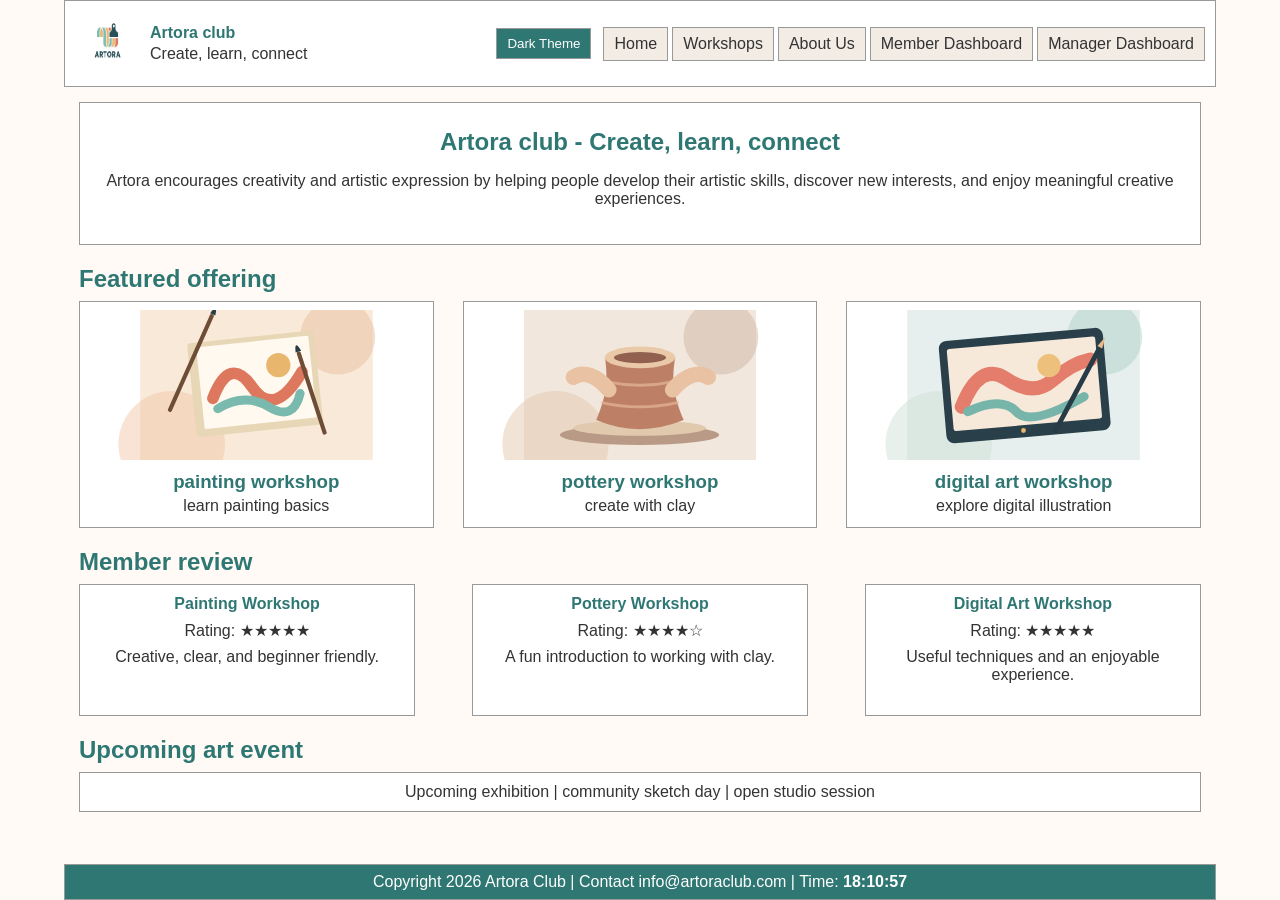
<file: index.html>
<!DOCTYPE html>
<html lang="en">
<head>
    <meta charset="UTF-8">
    <meta name="viewport" content="width=device-width, initial-scale=1.0">
    <title>Artora Club - Home</title>
    <link rel="stylesheet" href="style.css">
    <script src="home.js"></script>
</head>
<body id="top">
<div class="site-frame">
    <header class="site-header">
        <div class="brand">
            <img src="images/artora-logo.png" alt="Artora Club Logo">
            <div class="brand-copy">
                <strong>Artora club</strong>
                <span>Create, learn, connect</span>
            </div>
        </div>
        <button id="themeButton" class="theme-button" type="button" onclick="changeTheme()">Dark Theme</button>
        <nav class="main-nav">
            <a href="index.html">Home</a>
            <a href="workshops.html">Workshops</a>
            <a href="about.html">About Us</a>
            <a href="member-dashboard.html">Member Dashboard</a>
            <a href="manager-dashboard.html">Manager Dashboard</a>
        </nav>
    </header>

    <main>
        <section class="mission-box">
            <h1>Artora club - Create, learn, connect</h1>
            <p>Artora encourages creativity and artistic expression by helping people develop their artistic skills, discover new interests, and enjoy meaningful creative experiences.</p>
        </section>

        <section class="home-section">
            <h2>Featured offering</h2>
            <div class="featured-row">
                <article class="featured-card">
                    <img src="images/painting-workshop.svg" alt="Painting Workshop">
                    <h3>painting workshop</h3>
                    <p>learn painting basics</p>
                    <p class="hover-info">Explore color mixing, brush techniques, and basic painting skills.</p>
                </article>
                <article class="featured-card">
                    <img src="images/pottery-workshop.svg" alt="Pottery Workshop">
                    <h3>pottery workshop</h3>
                    <p>create with clay</p>
                    <p class="hover-info">Learn basic pottery techniques and create your own clay artwork.</p>
                </article>
                <article class="featured-card">
                    <img src="images/digital-art-workshop.svg" alt="Digital Art Workshop">
                    <h3>digital art workshop</h3>
                    <p>explore digital illustration</p>
                    <p class="hover-info">Discover digital drawing and illustration techniques.</p>
                </article>
            </div>
        </section>

        <section class="home-section">
            <h2>Member review</h2>
            <div class="review-row">
                <div class="review-card">
                    <strong>Painting Workshop</strong>
                    <span>Rating: ★★★★★</span>
                    <p>Creative, clear, and beginner friendly.</p>
                </div>
                <div class="review-card">
                    <strong>Pottery Workshop</strong>
                    <span>Rating: ★★★★☆</span>
                    <p>A fun introduction to working with clay.</p>
                </div>
                <div class="review-card">
                    <strong>Digital Art Workshop</strong>
                    <span>Rating: ★★★★★</span>
                    <p>Useful techniques and an enjoyable experience.</p>
                </div>
            </div>
        </section>

        <section class="home-section event-section">
            <h2>Upcoming art event</h2>
            <div class="event-bar">Upcoming exhibition | community sketch day | open studio session</div>
        </section>
    </main>

    <button id="backToTop" class="back-to-top" type="button" onclick="backToTop()">Back to Top</button>

    <footer class="site-footer">
        Copyright 2026 Artora Club | Contact info@artoraclub.com | Time: <span id="clock"></span>
    </footer>
</div>
    <script src="theme.js"></script>
</body>
</html>
</file>
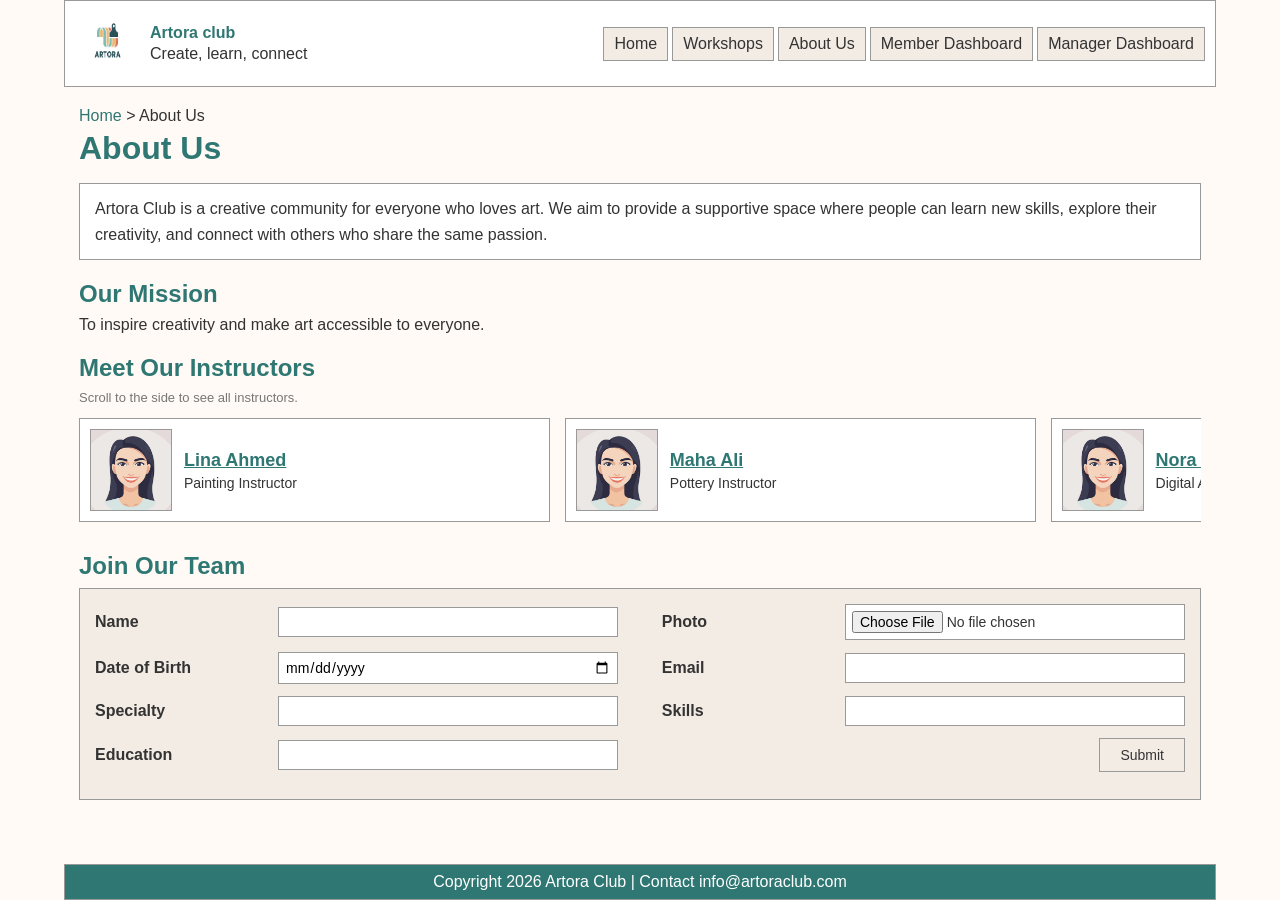
<file: about.html>
<!DOCTYPE html>
<html lang="en">
<head>
    <meta charset="UTF-8">
    <meta name="viewport" content="width=device-width, initial-scale=1.0">
    <title>Artora Club - About Us</title>
    <link rel="stylesheet" href="style.css">
</head>
 
<body>
<div class="site-frame">
    <header class="site-header">
        <div class="brand">
            <img src="images/artora-logo.png" alt="Artora Club Logo">
            <div class="brand-copy">
                <strong>Artora club</strong>
                <span>Create, learn, connect</span>
            </div>
        </div>
        <nav class="main-nav">
            <a href="index.html">Home</a>
            <a href="workshops.html">Workshops</a>
            <a href="about.html">About Us</a>
            <a href="member-dashboard.html">Member Dashboard</a>
            <a href="manager-dashboard.html">Manager Dashboard</a>
        </nav>
    </header>

    <main>
        <p class="breadcrumb"><a href="index.html">Home</a> &gt; About Us</p>
        <h1 class="page-title">About Us</h1>

        <p class="about-intro">Artora Club is a creative community for everyone who loves art. We aim to provide a supportive space where people can learn new skills, explore their creativity, and connect with others who share the same passion.</p>

        <section class="about-section">
            <h2>Our Mission</h2>
            <p>To inspire creativity and make art accessible to everyone.</p>
        </section>

        <section class="about-section">
            <h2>Meet Our Instructors</h2>
            <p class="scroll-note">Scroll to the side to see all instructors.</p>

            <div class="instructor-row">
                <div class="instructor-card">
                    <img src="images/lina-ahmed.png" alt="Lina Ahmed">
                    <div>
                        <a href="lina-ahmed-profile.html">Lina Ahmed</a>
                        <p>Painting Instructor</p>
                    </div>
                </div>
                <div class="instructor-card">
                    <img src="images/maha-ali.png" alt="Maha Ali">
                    <div>
                        <a href="maha-ali-profile.html">Maha Ali</a>
                        <p>Pottery Instructor</p>
                    </div>
                </div>
                <div class="instructor-card">
                    <img src="images/nora-saleh.png" alt="Nora Saleh">
                    <div>
                        <a href="nora-saleh-profile.html">Nora Saleh</a>
                        <p>Digital Art Instructor</p>
                    </div>
                </div>
            </div>
        </section>

        <section class="about-section">
            <h2>Join Our Team</h2>

            <form class="team-form" action="about.html" method="post" enctype="multipart/form-data">
                <div class="team-field">
                    <label for="team-name">Name</label>
                   <input type="text" id="team-name" name="teamName" required pattern="[^0-9].*" title="Name cannot start with a number">
                </div>
                <div class="team-field">
                    <label for="team-photo">Photo</label>
                    <input type="file" id="team-photo" name="teamPhoto" accept="image/*" required>
                </div>
                <div class="team-field">
                    <label for="team-dob">Date of Birth</label>
                   <input type="date" id="team-dob" name="teamDob" required max="2008-12-31">
                </div>
                <div class="team-field">
                    <label for="team-email">Email</label>
                    <input type="email" id="team-email" name="teamEmail" required>
                </div>
                <div class="team-field">
                    <label for="team-expertise">Specialty</label>
                    <input type="text" id="team-expertise" name="teamExpertise" required>
                </div>
                <div class="team-field">
                    <label for="team-skills">Skills</label>
                    <input type="text" id="team-skills" name="teamSkills" required>
                </div>
                <div class="team-field">
                    <label for="team-education">Education</label>
                    <input type="text" id="team-education" name="teamEducation" required>
                </div>
                <div class="team-field team-submit">
                    <button type="submit" class="mgr-btn">Submit</button>
                </div>
            </form>
        </section>
    </main>

    <footer class="site-footer">Copyright 2026 Artora Club | Contact info@artoraclub.com</footer>
</div>
<script src="about.js"></script>
<script src="theme.js"></script>
</body>
</html>
</file>
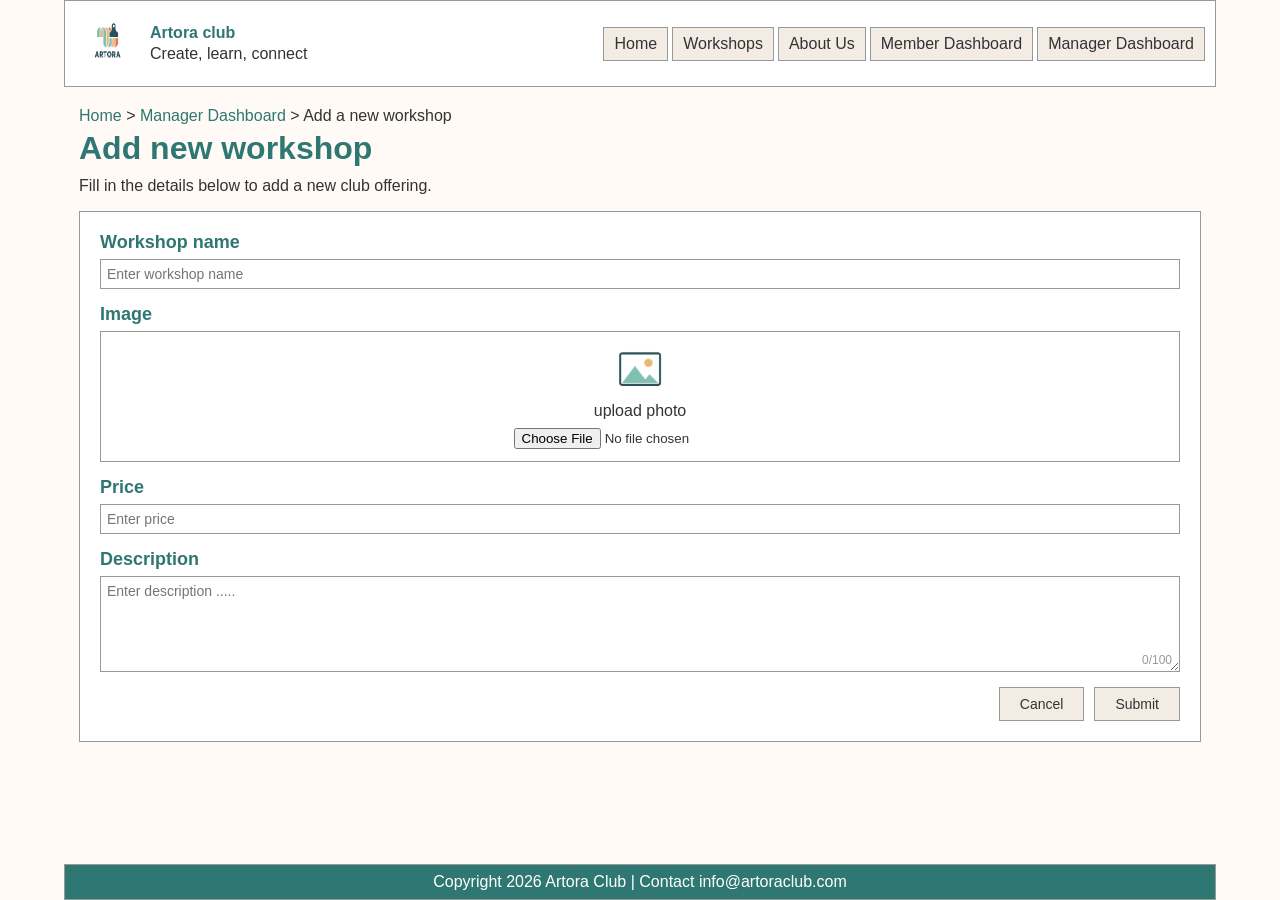
<file: add-workshop.html>
<!DOCTYPE html>
<html lang="en">
<head>
    <meta charset="UTF-8">
    <meta name="viewport" content="width=device-width, initial-scale=1.0">
    <title>Artora Club - Add New Workshop</title>
    <link rel="stylesheet" href="style.css">
</head>
<body class="mgr-page">
<div class="site-frame">
    <header class="site-header">
        <div class="brand">
            <img src="images/artora-logo.png" alt="Artora Club Logo">
            <div class="brand-copy">
                <strong>Artora club</strong>
                <span>Create, learn, connect</span>
            </div>
        </div>
            <nav class="main-nav">
            <a href="index.html">Home</a>
            <a href="workshops.html">Workshops</a>
            <a href="about.html">About Us</a>
            <a href="member-dashboard.html">Member Dashboard</a>
            <a href="manager-dashboard.html">Manager Dashboard</a>
        </nav>
    </header>

    <main>
        <p class="breadcrumb"><a href="index.html">Home</a> &gt; <a href="manager-dashboard.html">Manager Dashboard</a> &gt; Add a new workshop</p>
        <h1 class="page-title">Add new workshop</h1>
        <p class="mgr-intro">Fill in the details below to add a new club offering.</p>

        <!-- Add a New Workshop form -->
        <form class="mgr-form workshop-form" id="workshop-form" action="manager-dashboard.html" method="post" enctype="multipart/form-data" novalidate onsubmit="return saveOffering()">

            <label for="workshop-name" class="mgr-heading-label">Workshop name</label>
            <input type="text" id="workshop-name" name="workshopName" placeholder="Enter workshop name" required>

            <label for="workshop-image" class="mgr-heading-label">Image</label>
            <div class="mgr-upload">
                <img src="images/upload-photo-icon.png" alt="">
                <p>upload photo</p>
                <input type="file" id="workshop-image" name="workshopImage" accept="image/*" required>
            </div>

            <label for="workshop-price" class="mgr-heading-label">Price</label>
            <input type="text" id="workshop-price" name="workshopPrice" placeholder="Enter price" required>

            <label for="workshop-description" class="mgr-heading-label">Description</label>
            <div class="mgr-description">
                <textarea id="workshop-description" name="workshopDescription" rows="4" placeholder="Enter description ....." required oninput="countWords()"></textarea>
                <span id="word-count" class="mgr-counter">0/100</span>
            </div>

            <div class="mgr-buttons">
                <a href="manager-dashboard.html" class="mgr-btn">Cancel</a>
                <button type="submit" class="mgr-btn">Submit</button>
            </div>

        </form>

        <script>
        // count the words in the description and keep it at 100 words
        function countWords() {
            var descBox = document.getElementById("workshop-description");
            var parts = descBox.value.split(" ");
            var words = [];
            for (var i = 0; i < parts.length; i++) {
                if (parts[i] != "") {
                    words.push(parts[i]);
                }
            }
            if (words.length > 100) {
                words = words.slice(0, 100);
                descBox.value = words.join(" ");
            }
            document.getElementById("word-count").innerHTML = words.length + "/100";
        }

        // load the saved offerings; an empty or damaged value gives an empty list
        function loadOfferings() {
            try { return JSON.parse(localStorage.getItem("artora-offerings")) || []; }
            catch (e) { return []; }
        }

        // read the chosen image file as a data URL, then call done(dataUrl)
        function readImage(file, done) {
            var reader = new FileReader();
            reader.onload = function () { done(reader.result); };
            reader.onerror = function () { done(""); };
            reader.readAsDataURL(file);
        }

        // check the form, then save the offering in localStorage
        function saveOffering() {
            var name = document.getElementById("workshop-name").value;
            var file = document.getElementById("workshop-image").files[0];
            var price = document.getElementById("workshop-price").value;
            var description = document.getElementById("workshop-description").value;
            var errors = "";

            // empty fields (a field with spaces only counts as empty)
            if (name.match(/^\s*$/)) {
                errors += "- Workshop name is empty.\n";
            } else if (name.match(/^\s*[0-9]/)) {
                errors += "- Workshop name cannot start with numbers.\n";
            }

            if (!file) {
                errors += "- Please choose an image.\n";
            } else if (file.type.indexOf("image/") != 0) {
                errors += "- The image must be an image file.\n";
            }

            if (price.match(/^\s*$/)) {
                errors += "- Price is empty.\n";
            } else if (!price.match(/^[0-9]+(\.[0-9]+)?$/)) {
                errors += "- Price must be a number.\n";
            }

            if (description.match(/^\s*$/)) {
                errors += "- Description is empty.\n";
            }

            if (errors != "") {
                alert("Please fix the following:\n\n" + errors);
                return false;
            }

            // read the chosen image, then save the offering
            readImage(file, function (dataUrl) {
                // array of objects: add the new offering to the old ones
                var offerings = loadOfferings();
                offerings.push({ name: name, price: price, description: description, image: dataUrl });
                try {
                    localStorage.setItem("artora-offerings", JSON.stringify(offerings));
                } catch (e) {
                    alert("Could not save the offering. The image may be too large.");
                    return;
                }

                alert('The offering "' + name + '" was added successfully.');

                // clear the form
                document.getElementById("workshop-name").value = "";
                document.getElementById("workshop-image").value = "";
                document.getElementById("workshop-price").value = "";
                document.getElementById("workshop-description").value = "";
                document.getElementById("word-count").innerHTML = "0/100";
            });

            return false;
        }
        </script>

    </main>

    <footer class="site-footer">Copyright 2026 Artora Club | Contact info@artoraclub.com</footer>
</div>
<script src="theme.js"></script>
</body>
</html>
</file>
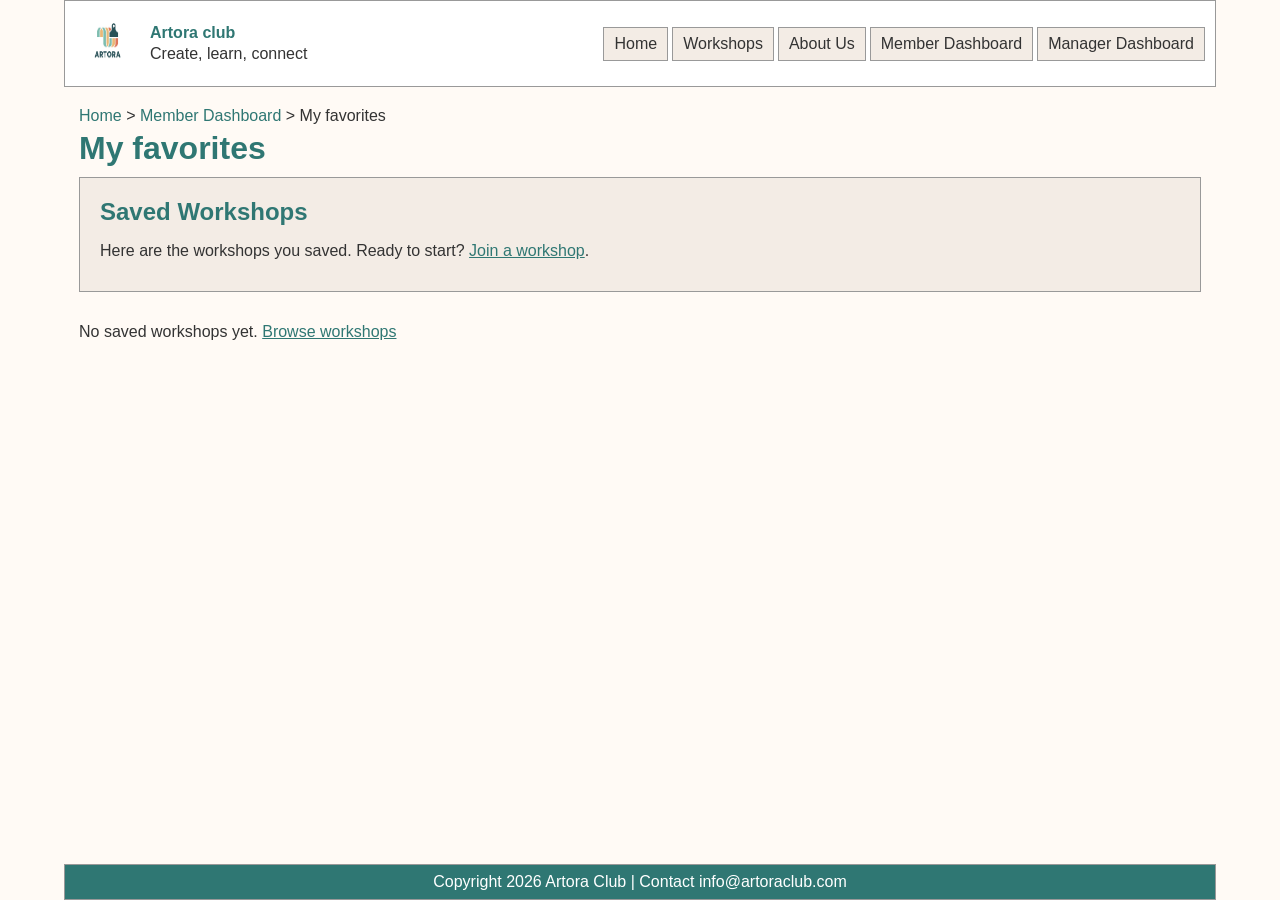
<file: favorites.html>
<!DOCTYPE html>
<html lang="en">
<head>
    <meta charset="UTF-8">
    <meta name="viewport" content="width=device-width, initial-scale=1.0">
    <title>Artora Club - My Favorites</title>
    <link rel="stylesheet" href="style.css">
</head>

<body>
<div class="site-frame">
    <header class="site-header">
        <div class="brand">
            <img src="images/artora-logo.png" alt="Artora Club Logo">
            <div class="brand-copy">
                <strong>Artora club</strong>
                <span>Create, learn, connect</span>
            </div>
        </div>
        <nav class="main-nav">
            <a href="index.html">Home</a>
            <a href="workshops.html">Workshops</a>
            <a href="about.html">About Us</a>
            <a href="member-dashboard.html">Member Dashboard</a>
            <a href="manager-dashboard.html">Manager Dashboard</a>
        </nav>
    </header>

    <main>
        <p class="breadcrumb"><a href="index.html">Home</a> &gt; <a href="member-dashboard.html">Member Dashboard</a> &gt; My favorites</p>
        <h1 class="page-title">My favorites</h1>

        <section class="member-box">
            <h2>Saved Workshops</h2>
            <p>Here are the workshops you saved. Ready to start? <a href="join-workshop.html">Join a workshop</a>.</p>
        </section>

       <section class="workshop-grid" id="fav-list"></section>
    </main>

    <footer class="site-footer">Copyright 2026 Artora Club | Contact info@artoraclub.com</footer>
</div>
<script src="favorites.js"></script>
<script src="theme.js"></script>
</body>
</html>
</file>
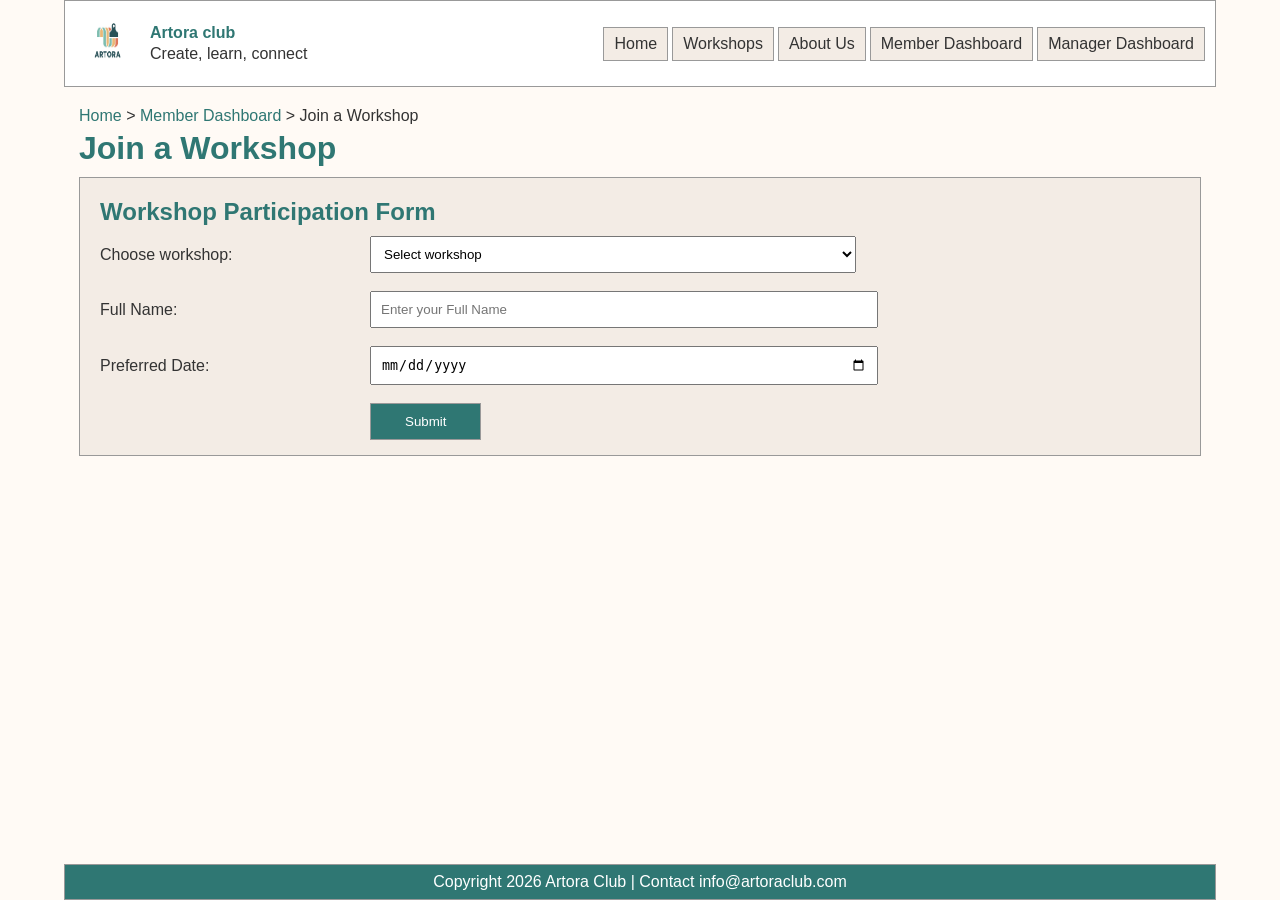
<file: join-workshop.html>
<!DOCTYPE html>
<html lang="en">
<head>
    <meta charset="UTF-8">
    <meta name="viewport" content="width=device-width, initial-scale=1.0">
    <title>Join a Workshop | Artora Club</title>
    <link rel="stylesheet" href="style.css">
    <script src="member.js"></script>
</head>
<body class="member-page">
<div class="site-frame">

    <header class="site-header">
        <div class="brand">
            <img src="images/artora-logo.png" alt="Artora Club logo">
            <div class="brand-copy">
                <strong>Artora club</strong>
                <span>Create, learn, connect</span>
            </div>
        </div>
        <nav class="main-nav">
            <a href="index.html">Home</a>
            <a href="workshops.html">Workshops</a>
            <a href="about.html">About Us</a>
            <a href="member-dashboard.html">Member Dashboard</a>
            <a href="manager-dashboard.html">Manager Dashboard</a>
        </nav>
    </header>

    <main>
        <p class="breadcrumb"><a href="index.html">Home</a> &gt; <a href="member-dashboard.html">Member Dashboard</a> &gt; Join a Workshop</p>

        <h1 class="page-title">Join a Workshop</h1>

        <form id="join-form" class="member-box" action="#" method="post" onsubmit="return validateJoin()">
            <h2>Workshop Participation Form</h2>

            <div class="form-row">
                <label for="workshop">Choose workshop:</label>
                <select id="workshop" name="workshop">
                    <option value="">Select workshop</option>
                    <option value="Painting workshop">Painting workshop</option>
                    <option value="Pottery workshop">Pottery workshop</option>
                    <option value="Digital art workshop">Digital art workshop</option>
                    <option value="Calligraphy workshop">Calligraphy workshop</option>
                    <option value="Sketching workshop">Sketching workshop</option>
                    <option value="Mixed media workshop">Mixed media workshop</option>
                </select>
            </div>

            <div class="form-row">
                <label for="full-name">Full Name:</label>
                <input type="text" id="full-name" name="full-name" placeholder="Enter your Full Name">
            </div>

            <div class="form-row">
                <label for="preferred-date">Preferred Date:</label>
                <input type="date" id="preferred-date" name="preferred-date">
            </div>

            <input type="submit" class="submit-btn" value="Submit">
        </form>

        <section id="new-requests" class="member-box new-requests">
            <h2>My New Requests</h2>
            <table id="new-requests-table" class="requests-table">
                <tr>
                    <th>Workshop name</th>
                    <th>Member name</th>
                    <th>Preferred date</th>
                </tr>
            </table>
        </section>
    </main>

    <footer class="site-footer">
        Copyright 2026 Artora Club | Contact info@artoraclub.com
    </footer>

</div>
    <script src="theme.js"></script>
</body>
</html>
</file>
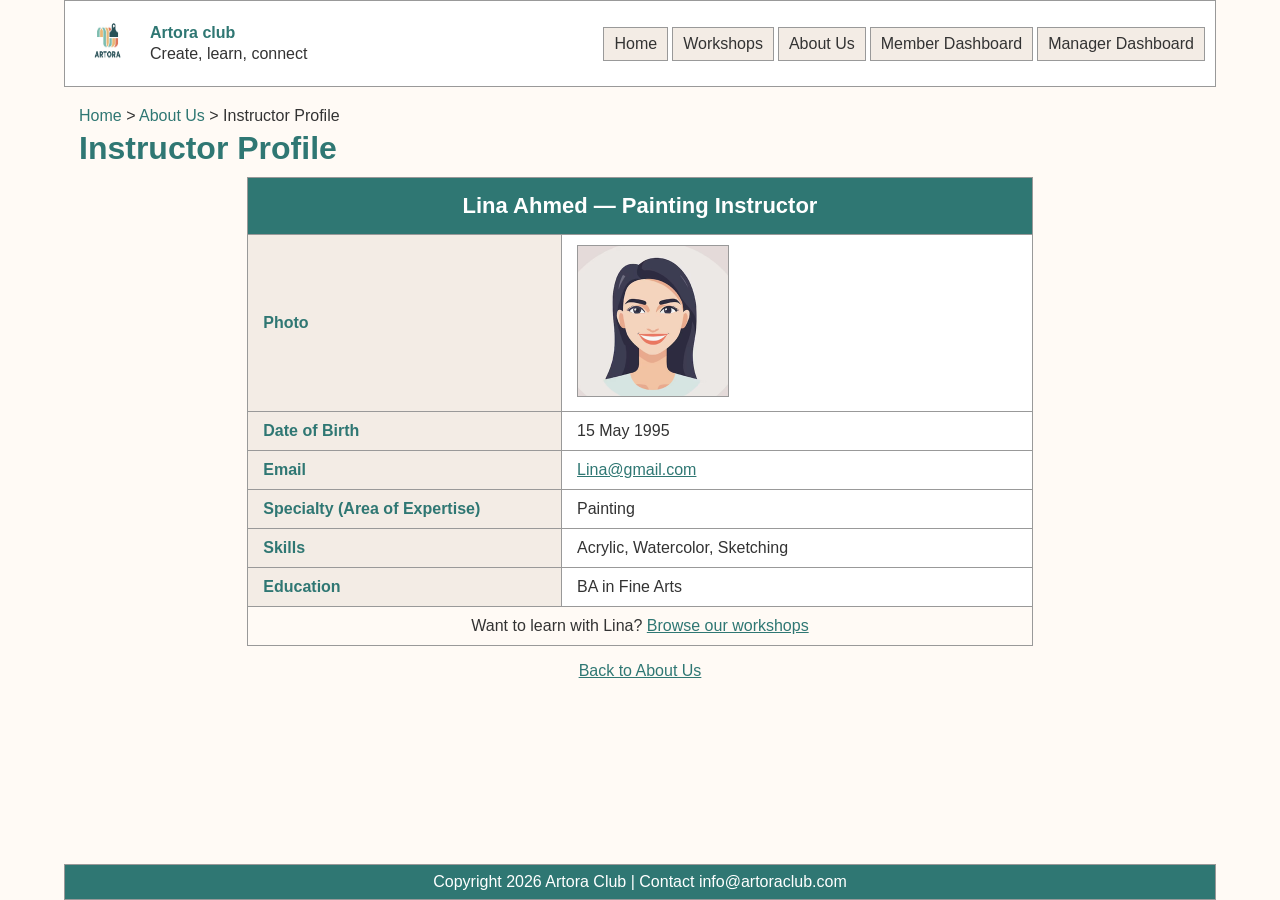
<file: lina-ahmed-profile.html>
<!DOCTYPE html>
<html lang="en">
<head>
    <meta charset="UTF-8">
    <meta name="viewport" content="width=device-width, initial-scale=1.0">
    <title>Artora Club - Lina Ahmed Profile</title>
    <link rel="stylesheet" href="style.css">
</head>
<body>
<div class="site-frame">
    <header class="site-header">
        <div class="brand">
            <img src="images/artora-logo.png" alt="Artora Club Logo">
            <div class="brand-copy">
                <strong>Artora club</strong>
                <span>Create, learn, connect</span>
            </div>
        </div>
        <nav class="main-nav">
            <a href="index.html">Home</a>
            <a href="workshops.html">Workshops</a>
            <a href="about.html">About Us</a>
            <a href="member-dashboard.html">Member Dashboard</a>
            <a href="manager-dashboard.html">Manager Dashboard</a>
        </nav>
    </header>

    <main>
        <p class="breadcrumb"><a href="index.html">Home</a> &gt; <a href="about.html">About Us</a> &gt; Instructor Profile</p>
        <h1 class="page-title">Instructor Profile</h1>

        <table class="profile-table">
            <tr>
                <th colspan="2" scope="col" class="profile-name">Lina Ahmed — Painting Instructor</th>
            </tr>
            <tr>
                <th scope="row" class="profile-label">Photo</th>
                <td class="profile-photo"><img src="images/lina-ahmed.png" alt="Lina Ahmed"></td>
            </tr>
            <tr>
                <th scope="row" class="profile-label">Date of Birth</th>
                <td>15 May 1995</td>
            </tr>
            <tr>
                <th scope="row" class="profile-label">Email</th>
                <td><a href="mailto:Lina@gmail.com">Lina@gmail.com</a></td>
            </tr>
            <tr>
                <th scope="row" class="profile-label">Specialty (Area of Expertise)</th>
                <td>Painting</td>
            </tr>
            <tr>
                <th scope="row" class="profile-label">Skills</th>
                <td>Acrylic, Watercolor, Sketching</td>
            </tr>
            <tr>
                <th scope="row" class="profile-label">Education</th>
                <td>BA in Fine Arts</td>
            </tr>
            <tr>
                <td colspan="2" class="profile-contact">Want to learn with Lina? <a href="workshops.html">Browse our workshops</a></td>
            </tr>
        </table>

        <p class="profile-back"><a href="about.html">Back to About Us</a></p>
    </main>

    <footer class="site-footer">Copyright 2026 Artora Club | Contact info@artoraclub.com</footer>
</div>
<script src="theme.js"></script>
</body>
</html>
</file>
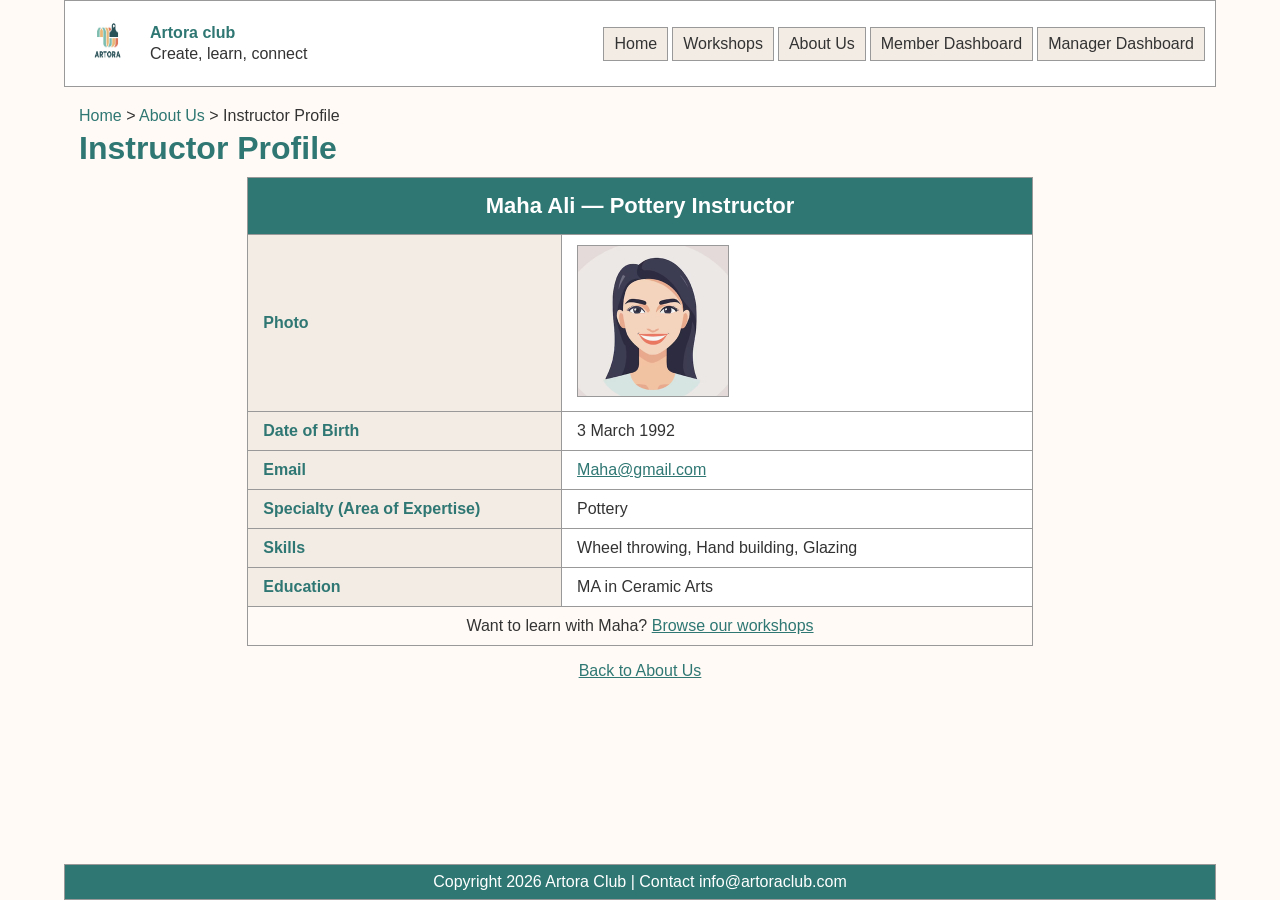
<file: maha-ali-profile.html>
<!DOCTYPE html>
<html lang="en">
<head>
    <meta charset="UTF-8">
    <meta name="viewport" content="width=device-width, initial-scale=1.0">
    <title>Artora Club - Maha Ali Profile</title>
    <link rel="stylesheet" href="style.css">
</head>
<body>
<div class="site-frame">
    <header class="site-header">
        <div class="brand">
            <img src="images/artora-logo.png" alt="Artora Club Logo">
            <div class="brand-copy">
                <strong>Artora club</strong>
                <span>Create, learn, connect</span>
            </div>
        </div>
        <nav class="main-nav">
            <a href="index.html">Home</a>
            <a href="workshops.html">Workshops</a>
            <a href="about.html">About Us</a>
            <a href="member-dashboard.html">Member Dashboard</a>
            <a href="manager-dashboard.html">Manager Dashboard</a>
        </nav>
    </header>

    <main>
        <p class="breadcrumb"><a href="index.html">Home</a> &gt; <a href="about.html">About Us</a> &gt; Instructor Profile</p>
        <h1 class="page-title">Instructor Profile</h1>

        <table class="profile-table">
            <tr>
                <th colspan="2" scope="col" class="profile-name">Maha Ali — Pottery Instructor</th>
            </tr>
            <tr>
                <th scope="row" class="profile-label">Photo</th>
                <td class="profile-photo"><img src="images/maha-ali.png" alt="Maha Ali"></td>
            </tr>
            <tr>
                <th scope="row" class="profile-label">Date of Birth</th>
                <td>3 March 1992</td>
            </tr>
            <tr>
                <th scope="row" class="profile-label">Email</th>
                <td><a href="mailto:Maha@gmail.com">Maha@gmail.com</a></td>
            </tr>
            <tr>
                <th scope="row" class="profile-label">Specialty (Area of Expertise)</th>
                <td>Pottery</td>
            </tr>
            <tr>
                <th scope="row" class="profile-label">Skills</th>
                <td>Wheel throwing, Hand building, Glazing</td>
            </tr>
            <tr>
                <th scope="row" class="profile-label">Education</th>
                <td>MA in Ceramic Arts</td>
            </tr>
            <tr>
                <td colspan="2" class="profile-contact">Want to learn with Maha? <a href="workshops.html">Browse our workshops</a></td>
            </tr>
        </table>

        <p class="profile-back"><a href="about.html">Back to About Us</a></p>
    </main>

    <footer class="site-footer">Copyright 2026 Artora Club | Contact info@artoraclub.com</footer>
</div>
<script src="theme.js"></script>
</body>
</html>
</file>
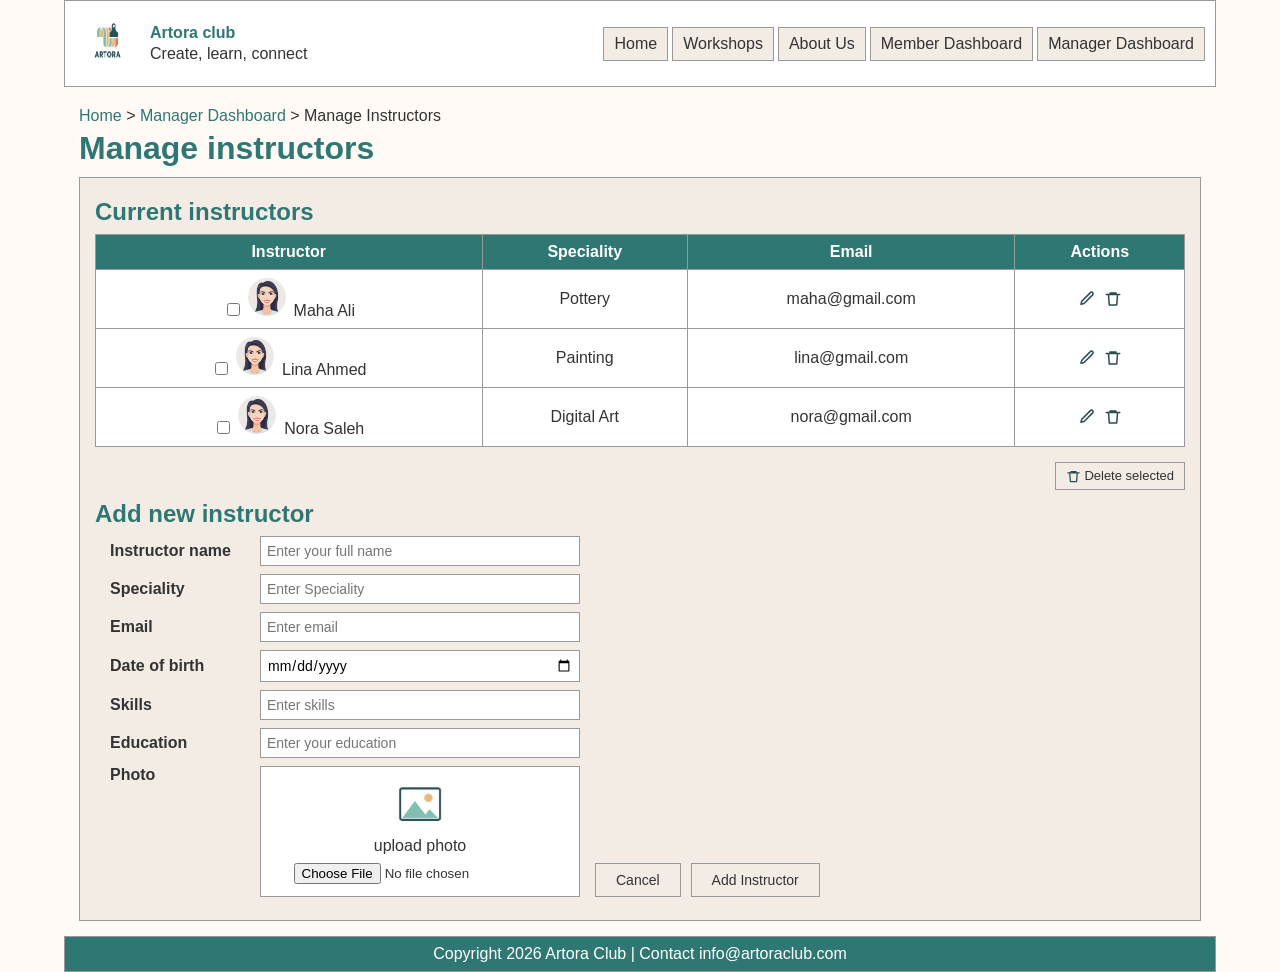
<file: manage-instructors.html>
<!DOCTYPE html>
<html lang="en">
<head>
    <meta charset="UTF-8">
    <meta name="viewport" content="width=device-width, initial-scale=1.0">
    <title>Artora Club - Manage Instructors</title>
    <link rel="stylesheet" href="style.css">
</head>
<body class="mgr-page">
<div class="site-frame">
    <header class="site-header">
        <div class="brand">
            <img src="images/artora-logo.png" alt="Artora Club Logo">
            <div class="brand-copy">
                <strong>Artora club</strong>
                <span>Create, learn, connect</span>
            </div>
        </div>
            <nav class="main-nav">
            <a href="index.html">Home</a>
            <a href="workshops.html">Workshops</a>
            <a href="about.html">About Us</a>
            <a href="member-dashboard.html">Member Dashboard</a>
            <a href="manager-dashboard.html">Manager Dashboard</a>
        </nav>
    </header>

    <main>
        <p class="breadcrumb"><a href="index.html">Home</a> &gt; <a href="manager-dashboard.html">Manager Dashboard</a> &gt; Manage Instructors</p>
        <h1 class="page-title">Manage instructors</h1>

        <div class="mgr-panel">

            <!-- Section 1: current instructors - select one or more, then Delete selected -->
            <form id="instructors-form" action="manage-instructors.html" method="post" novalidate>

                <h2>Current instructors</h2>

                <div class="mgr-table-wrap">
                <table class="mgr-table" id="instructors-table">
                    <tr>
                        <th>Instructor</th>
                        <th>Speciality</th>
                        <th>Email</th>
                        <th>Actions</th>
                    </tr>
                    <!-- the instructors are added here by the script below -->
                </table>
                </div>

                <div class="mgr-buttons">
                    <button type="submit" id="delete-selected" class="mgr-btn mgr-btn-small" name="action" value="deleteSelected" onclick="return deleteSelected()">
                        <img src="images/icon-delete.svg" alt=""> Delete selected
                    </button>
                </div>

            </form>

            <!-- Section 2: add a new instructor -->
            <form id="add-instructor-form" class="mgr-add-form" action="manage-instructors.html" method="post" enctype="multipart/form-data" novalidate onsubmit="return addInstructor()">

                <h2>Add new instructor</h2>

                <div class="mgr-row">
                    <label for="ins-name">Instructor name</label>
                    <input type="text" id="ins-name" name="instructorName" placeholder="Enter your full name" required>
                </div>

                <div class="mgr-row">
                    <label for="ins-speciality">Speciality</label>
                    <input type="text" id="ins-speciality" name="instructorSpeciality" placeholder="Enter Speciality" required>
                </div>

                <div class="mgr-row">
                    <label for="ins-email">Email</label>
                    <input type="email" id="ins-email" name="instructorEmail" placeholder="Enter email" required>
                </div>

                <div class="mgr-row">
                    <label for="ins-dob">Date of birth</label>
                    <input type="date" id="ins-dob" name="instructorDob" required>
                </div>

                <div class="mgr-row">
                    <label for="ins-skills">Skills</label>
                    <input type="text" id="ins-skills" name="instructorSkills" placeholder="Enter skills" required>
                </div>

                <div class="mgr-row">
                    <label for="ins-education">Education</label>
                    <input type="text" id="ins-education" name="instructorEducation" placeholder="Enter your education" required>
                </div>

                <div class="mgr-row mgr-photo-row">
                    <label for="ins-photo">Photo</label>
                    <div class="mgr-upload">
                        <img src="images/upload-photo-icon.png" alt="">
                        <p>upload photo</p>
                        <input type="file" id="ins-photo" name="instructorPhoto" accept="image/*" required>
                    </div>
                    <div class="mgr-photo-buttons">
                        <a href="manager-dashboard.html" class="mgr-btn">Cancel</a>
                        <button type="submit" class="mgr-btn">Add Instructor</button>
                    </div>
                </div>

            </form>

        </div>

    </main>

    <footer class="site-footer">Copyright 2026 Artora Club | Contact info@artoraclub.com</footer>
</div>

<script>
    // array of objects: the activity leaders and instructors
    var instructors = [
        { name: "Maha Ali",   speciality: "Pottery",     email: "maha@gmail.com", photo: "images/maha-ali.png" },
        { name: "Lina Ahmed", speciality: "Painting",    email: "lina@gmail.com", photo: "images/lina-ahmed.png" },
        { name: "Nora Saleh", speciality: "Digital Art", email: "nora@gmail.com", photo: "images/nora-saleh.png" }
    ];

    var headerRow = "<tr><th>Instructor</th><th>Speciality</th><th>Email</th><th>Actions</th></tr>";

    // draw the whole table from the array
    function showInstructors() {
        var html = headerRow;

        for (var i = 0; i < instructors.length; i++) {
            html += '<tr><td><label for="select-' + i + '" class="mgr-person">' +
                    '<input type="checkbox" id="select-' + i + '" name="selectedInstructors" value="' + i + '">' +
                    '<img src="' + instructors[i].photo + '" alt="' + instructors[i].name + '" class="mgr-avatar">' +
                    instructors[i].name +
                '</label></td>' +
                '<td>' + instructors[i].speciality + '</td>' +
                '<td>' + instructors[i].email + '</td>' +
                '<td class="mgr-row-actions">' +
                    '<button type="button" class="mgr-icon-btn" title="Edit ' + instructors[i].name + '">' +
                        '<img src="images/icon-edit.svg" alt="Edit ' + instructors[i].name + '">' +
                    '</button>' +
                    '<button type="button" class="mgr-icon-btn" title="Delete ' + instructors[i].name + '" onclick="deleteOne(' + i + ')">' +
                        '<img src="images/icon-delete.svg" alt="Delete ' + instructors[i].name + '">' +
                    '</button>' +
                '</td></tr>';
        }

        document.getElementById("instructors-table").innerHTML = html;

        // keep the chosen theme after the table is drawn again
        applySavedTheme();
    }

    // trash icon on one row: delete only that instructor (after confirm)
    function deleteOne(index) {
        if (confirm("Are you sure you want to delete " + instructors[index].name + "?")) {
            instructors.splice(index, 1);
            showInstructors();
        }
    }

    // delete every checked instructor (after confirm)
    function deleteSelected() {
        var boxes = document.getElementsByName("selectedInstructors");
        var remaining = [];
        var selectedCount = 0;

        for (var i = 0; i < boxes.length; i++) {
            if (boxes[i].checked) {
                selectedCount++;
            } else {
                remaining.push(instructors[i]);
            }
        }

        if (selectedCount == 0) {
            alert("Please select at least one instructor to delete.");
            return false;
        }

        if (confirm("Are you sure you want to delete the selected instructor(s)?")) {
            instructors = remaining;
            showInstructors();
        }
        return false;
    }

    // read the chosen photo file as a data URL, then call done(photo)
    function readPhoto(file, done) {
        var reader = new FileReader();
        reader.onload = function () { done(reader.result); };
        reader.onerror = function () { done("images/upload-photo-icon.png"); };
        reader.readAsDataURL(file);
    }

    // add a new instructor: check the form, then add them to the list
    function addInstructor() {
        var name = document.getElementById("ins-name").value;
        var speciality = document.getElementById("ins-speciality").value;
        var email = document.getElementById("ins-email").value;
        var dob = document.getElementById("ins-dob").value;
        var skills = document.getElementById("ins-skills").value;
        var education = document.getElementById("ins-education").value;
        var file = document.getElementById("ins-photo").files[0];
        var errors = "";

        // empty fields (a field with spaces only counts as empty)
        if (name.match(/^\s*$/)) {
            errors += "- Instructor name is empty.\n";
        } else if (!name.match(/^[A-Za-z\u0600-\u06FF ]+$/)) {
            errors += "- Instructor name must contain letters only.\n";
        }

        if (speciality.match(/^\s*$/)) {
            errors += "- Speciality is empty.\n";
        } else if (!speciality.match(/^[A-Za-z\u0600-\u06FF ]+$/)) {
            errors += "- Speciality must contain letters only.\n";
        }

        if (email.match(/^\s*$/)) {
            errors += "- Email is empty.\n";
        } else if (!email.match(/^[^ @]+@[^ @]+\.[^ @]+$/)) {
            errors += "- Email is not valid (example: name@mail.com).\n";
        }

        if (dob == "") {
            errors += "- Date of birth is empty.\n";
        }

        if (skills.match(/^\s*$/)) {
            errors += "- Skills is empty.\n";
        }

        if (education.match(/^\s*$/)) {
            errors += "- Education is empty.\n";
        }

        if (!file) {
            errors += "- Please choose a photo.\n";
        } else if (file.type.indexOf("image/") != 0) {
            errors += "- The photo must be an image file.\n";
        }

        if (errors != "") {
            alert("Please fix the following:\n\n" + errors);
            return false;
        }

        // read the chosen photo, then add the instructor to the list
        readPhoto(file, function (photo) {
            instructors.push({ name: name, speciality: speciality, email: email, photo: photo });
            showInstructors();
            alert('The instructor "' + name + '" was added successfully.');

            // clear the form
            document.getElementById("ins-name").value = "";
            document.getElementById("ins-speciality").value = "";
            document.getElementById("ins-email").value = "";
            document.getElementById("ins-dob").value = "";
            document.getElementById("ins-skills").value = "";
            document.getElementById("ins-education").value = "";
            document.getElementById("ins-photo").value = "";
        });

        return false;
    }
</script>

<script src="theme.js"></script>
<script>showInstructors();</script>
</body>
</html>
</file>
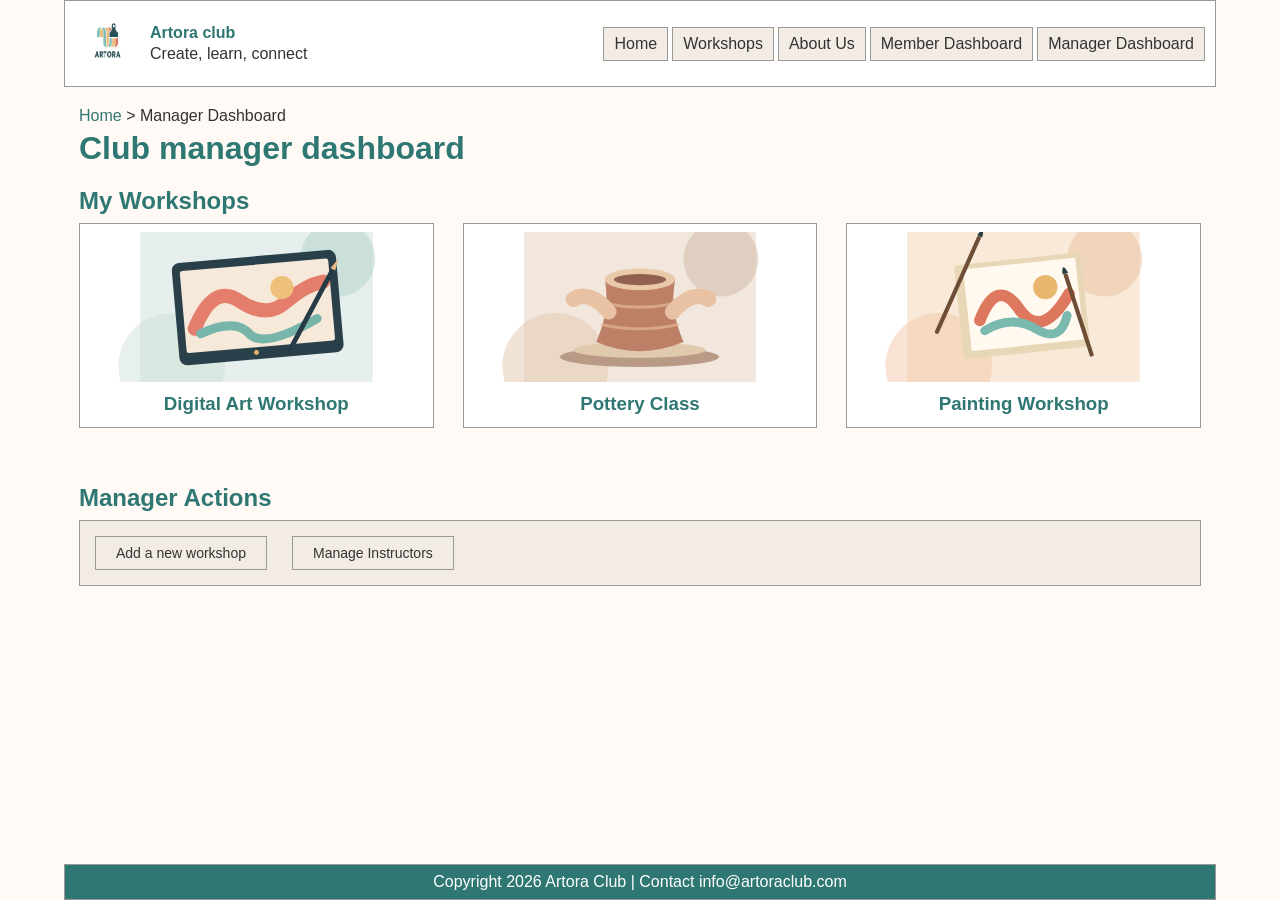
<file: manager-dashboard.html>
<!DOCTYPE html>
<html lang="en">
<head>
    <meta charset="UTF-8">
    <meta name="viewport" content="width=device-width, initial-scale=1.0">
    <title>Artora Club - Manager Dashboard</title>
    <link rel="stylesheet" href="style.css">
</head>
<body class="mgr-page">
<div class="site-frame">
    <header class="site-header">
        <div class="brand">
            <img src="images/artora-logo.png" alt="Artora Club Logo">
            <div class="brand-copy">
                <strong>Artora club</strong>
                <span>Create, learn, connect</span>
            </div>
        </div>
            <nav class="main-nav">
            <a href="index.html">Home</a>
            <a href="workshops.html">Workshops</a>
            <a href="about.html">About Us</a>
            <a href="member-dashboard.html">Member Dashboard</a>
            <a href="manager-dashboard.html">Manager Dashboard</a>
        </nav>
    </header>

    <main>
        <p class="breadcrumb"><a href="index.html">Home</a> &gt; Manager Dashboard</p>
        <h1 class="page-title">Club manager dashboard</h1>

        <!-- My Workshops: all offerings belonging to this manager -->
        <section class="home-section">
            <h2>My Workshops</h2>
            <div class="mgr-workshops">
                <article class="mgr-card">
                    <img src="images/digital-art-workshop.svg" alt="Digital Art Workshop">
                    <h3>Digital Art Workshop</h3>
                </article>
                <article class="mgr-card">
                    <img src="images/pottery-workshop.svg" alt="Pottery Class">
                    <h3>Pottery Class</h3>
                </article>
                <article class="mgr-card">
                    <img src="images/painting-workshop.svg" alt="Painting Workshop">
                    <h3>Painting Workshop</h3>
                </article>
            </div>
        </section>

        <!-- Manager Actions: links to the manager pages (Flexbox) -->
        <section class="home-section mgr-actions-section">
            <h2>Manager Actions</h2>
            <div class="mgr-panel mgr-actions">
                <a href="add-workshop.html" class="mgr-btn">Add a new workshop</a>
                <a href="manage-instructors.html" class="mgr-btn">Manage Instructors</a>
            </div>
        </section>

    </main>

    <footer class="site-footer">Copyright 2026 Artora Club | Contact info@artoraclub.com</footer>
</div>

<script>
    // show the offerings saved by "Add a New Workshop" (stored in localStorage)
    var grid = document.getElementsByClassName("mgr-workshops")[0];

    var offerings = [];
    try { offerings = JSON.parse(localStorage.getItem("artora-offerings")) || []; }
    catch (e) { offerings = []; }

    for (var i = 0; i < offerings.length; i++) {
        grid.innerHTML +=
            '<article class="mgr-card">' +
            '<img src="' + (offerings[i].image || "images/upload-photo-icon.png") + '" alt="' + offerings[i].name + '">' +
            '<h3>' + offerings[i].name + '</h3>' +
            '<p>' + offerings[i].description + '</p>' +
            '<p><strong>Price: ' + offerings[i].price + ' SAR</strong></p>' +
            '</article>';
    }
</script>
<script src="theme.js"></script>
</body>
</html>
</file>
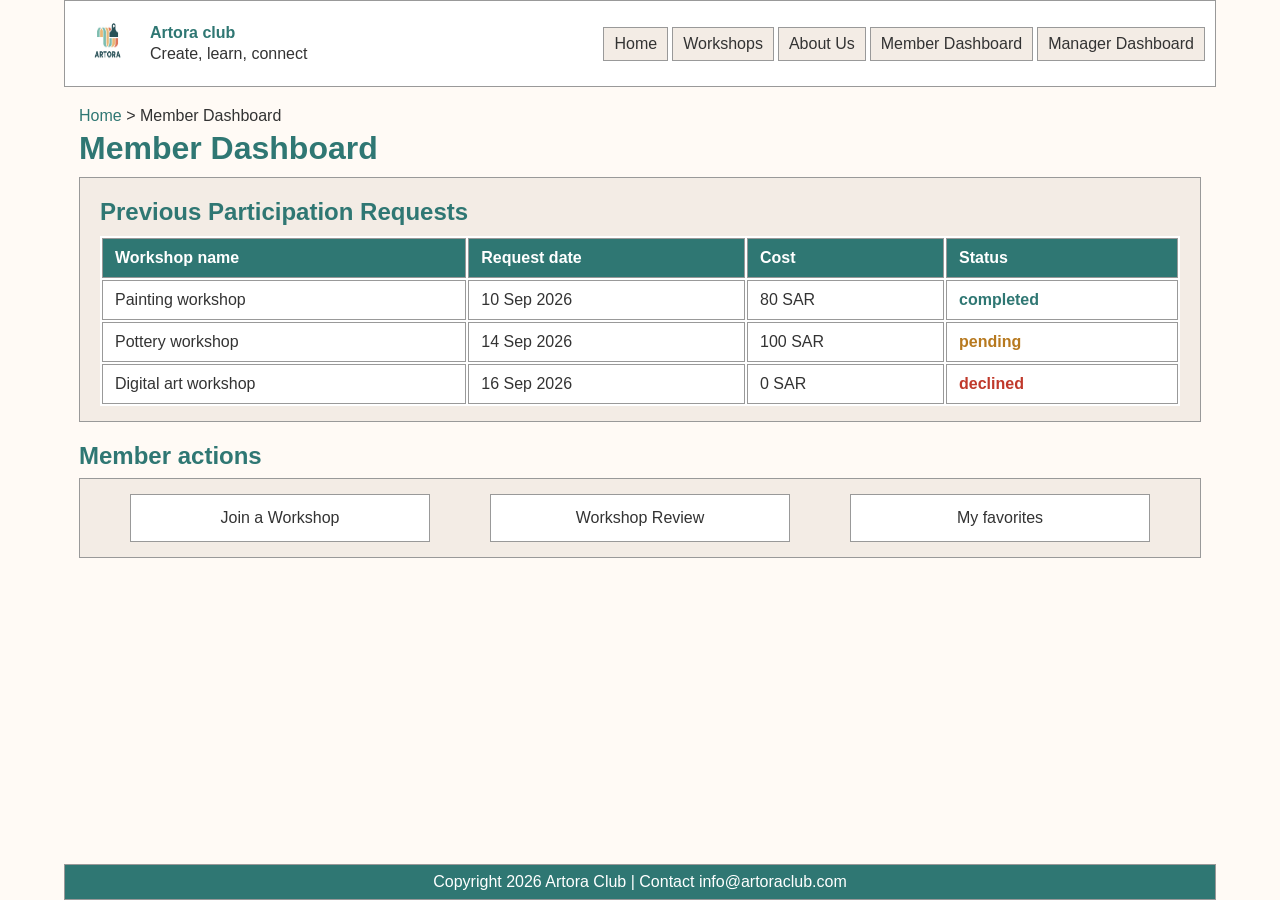
<file: member-dashboard.html>
<!DOCTYPE html>
<html lang="en">
<head>
    <meta charset="UTF-8">
    <meta name="viewport" content="width=device-width, initial-scale=1.0">
    <title>Member Dashboard | Artora Club</title>
    <link rel="stylesheet" href="style.css">
</head>
<body class="member-page">
<div class="site-frame">

    <header class="site-header">
        <div class="brand">
            <img src="images/artora-logo.png" alt="Artora Club logo">
            <div class="brand-copy">
                <strong>Artora club</strong>
                <span>Create, learn, connect</span>
            </div>
        </div>
        <nav class="main-nav">
            <a href="index.html">Home</a>
            <a href="workshops.html">Workshops</a>
            <a href="about.html">About Us</a>
            <a href="member-dashboard.html">Member Dashboard</a>
            <a href="manager-dashboard.html">Manager Dashboard</a>
        </nav>
    </header>

    <main>
        <p class="breadcrumb"><a href="index.html">Home</a> &gt; Member Dashboard</p>

        <h1 class="page-title">Member Dashboard</h1>

        <section class="member-box">
            <h2>Previous Participation Requests</h2>
            <table class="requests-table">
                <tr>
                    <th>Workshop name</th>
                    <th>Request date</th>
                    <th>Cost</th>
                    <th>Status</th>
                </tr>
                <tr>
                    <td>Painting workshop</td>
                    <td>10 Sep 2026</td>
                    <td>80 SAR</td>
                    <td class="status-completed">completed</td>
                </tr>
                <tr>
                    <td>Pottery workshop</td>
                    <td>14 Sep 2026</td>
                    <td>100 SAR</td>
                    <td class="status-pending">pending</td>
                </tr>
                <tr>
                    <td>Digital art workshop</td>
                    <td>16 Sep 2026</td>
                    <td>0 SAR</td>
                    <td class="status-declined">declined</td>
                </tr>
            </table>
        </section>

        <h2 class="section-title">Member actions</h2>
        <section class="member-box dashboard-links">
            <a href="join-workshop.html">Join a Workshop</a>
            <a href="workshop-review.html">Workshop Review</a>
            <a href="favorites.html">My favorites</a>
        </section>
    </main>

    <footer class="site-footer">
        Copyright 2026 Artora Club | Contact info@artoraclub.com
    </footer>

</div>
    <script src="theme.js"></script>
</body>
</html>
</file>
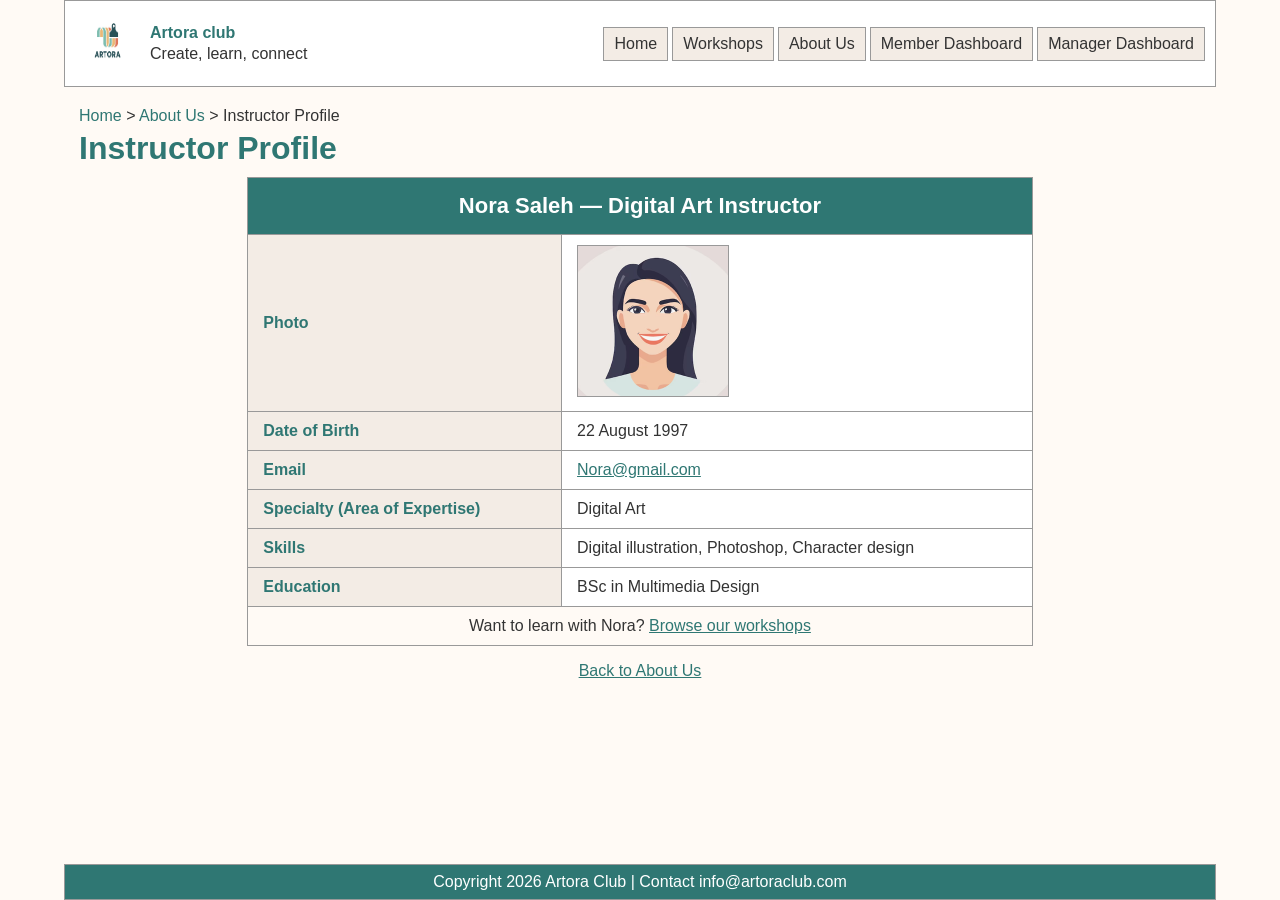
<file: nora-saleh-profile.html>
<!DOCTYPE html>
<html lang="en">
<head>
    <meta charset="UTF-8">
    <meta name="viewport" content="width=device-width, initial-scale=1.0">
    <title>Artora Club - Nora Saleh Profile</title>
    <link rel="stylesheet" href="style.css">
</head>
<body>
<div class="site-frame">
    <header class="site-header">
        <div class="brand">
            <img src="images/artora-logo.png" alt="Artora Club Logo">
            <div class="brand-copy">
                <strong>Artora club</strong>
                <span>Create, learn, connect</span>
            </div>
        </div>
        <nav class="main-nav">
            <a href="index.html">Home</a>
            <a href="workshops.html">Workshops</a>
            <a href="about.html">About Us</a>
            <a href="member-dashboard.html">Member Dashboard</a>
            <a href="manager-dashboard.html">Manager Dashboard</a>
        </nav>
    </header>

    <main>
        <p class="breadcrumb"><a href="index.html">Home</a> &gt; <a href="about.html">About Us</a> &gt; Instructor Profile</p>
        <h1 class="page-title">Instructor Profile</h1>

        <table class="profile-table">
            <tr>
                <th colspan="2" scope="col" class="profile-name">Nora Saleh — Digital Art Instructor</th>
            </tr>
            <tr>
                <th scope="row" class="profile-label">Photo</th>
                <td class="profile-photo"><img src="images/nora-saleh.png" alt="Nora Saleh"></td>
            </tr>
            <tr>
                <th scope="row" class="profile-label">Date of Birth</th>
                <td>22 August 1997</td>
            </tr>
            <tr>
                <th scope="row" class="profile-label">Email</th>
                <td><a href="mailto:Nora@gmail.com">Nora@gmail.com</a></td>
            </tr>
            <tr>
                <th scope="row" class="profile-label">Specialty (Area of Expertise)</th>
                <td>Digital Art</td>
            </tr>
            <tr>
                <th scope="row" class="profile-label">Skills</th>
                <td>Digital illustration, Photoshop, Character design</td>
            </tr>
            <tr>
                <th scope="row" class="profile-label">Education</th>
                <td>BSc in Multimedia Design</td>
            </tr>
            <tr>
                <td colspan="2" class="profile-contact">Want to learn with Nora? <a href="workshops.html">Browse our workshops</a></td>
            </tr>
        </table>

        <p class="profile-back"><a href="about.html">Back to About Us</a></p>
    </main>

    <footer class="site-footer">Copyright 2026 Artora Club | Contact info@artoraclub.com</footer>
</div>
<script src="theme.js"></script>
</body>
</html>
</file>
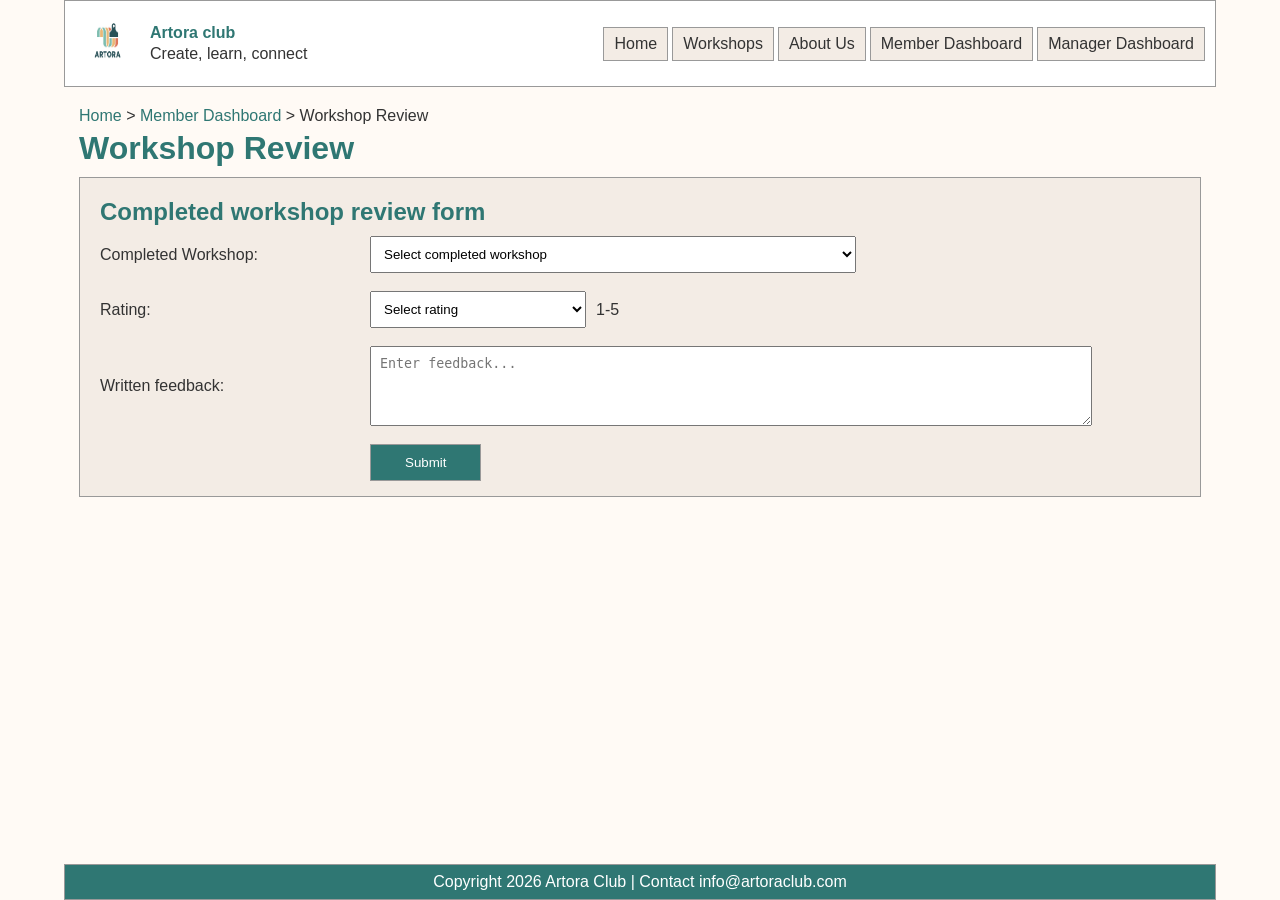
<file: workshop-review.html>
<!DOCTYPE html>
<html lang="en">
<head>
    <meta charset="UTF-8">
    <meta name="viewport" content="width=device-width, initial-scale=1.0">
    <title>Workshop Review | Artora Club</title>
    <link rel="stylesheet" href="style.css">
    <script src="member.js"></script>
</head>
<body class="member-page">
<div class="site-frame">

    <header class="site-header">
        <div class="brand">
            <img src="images/artora-logo.png" alt="Artora Club logo">
            <div class="brand-copy">
                <strong>Artora club</strong>
                <span>Create, learn, connect</span>
            </div>
        </div>
        <nav class="main-nav">
            <a href="index.html">Home</a>
            <a href="workshops.html">Workshops</a>
            <a href="about.html">About Us</a>
            <a href="member-dashboard.html">Member Dashboard</a>
            <a href="manager-dashboard.html">Manager Dashboard</a>
        </nav>
    </header>

    <main>
        <p class="breadcrumb"><a href="index.html">Home</a> &gt; <a href="member-dashboard.html">Member Dashboard</a> &gt; Workshop Review</p>

        <h1 class="page-title">Workshop Review</h1>

        <form class="member-box" action="#" method="post" onsubmit="return validateReview()">
            <h2>Completed workshop review form</h2>

            <div class="form-row">
                <label for="completed-workshop" id="workshop-label">Completed Workshop:</label>
                <select id="completed-workshop" name="completed-workshop">
                    <option value="">Select completed workshop</option>
                    <option value="painting">Painting workshop</option>
                </select>
            </div>

            <div class="form-row">
                <label for="rating" id="rating-label">Rating:</label>
                <select id="rating" name="rating" class="rating-select">
                    <option value="">Select rating</option>
                    <option value="1">1</option>
                    <option value="2">2</option>
                    <option value="3">3</option>
                    <option value="4">4</option>
                    <option value="5">5</option>
                </select>
                <span>1-5</span>
            </div>

            <div class="form-row">
                <label for="feedback" id="feedback-label">Written feedback:</label>
                <textarea id="feedback" name="feedback" rows="4" placeholder="Enter feedback..."></textarea>
            </div>

            <input type="submit" class="submit-btn" value="Submit">
        </form>
    </main>

    <footer class="site-footer">
        Copyright 2026 Artora Club | Contact info@artoraclub.com
    </footer>

</div>
    <script src="theme.js"></script>
</body>
</html>
</file>
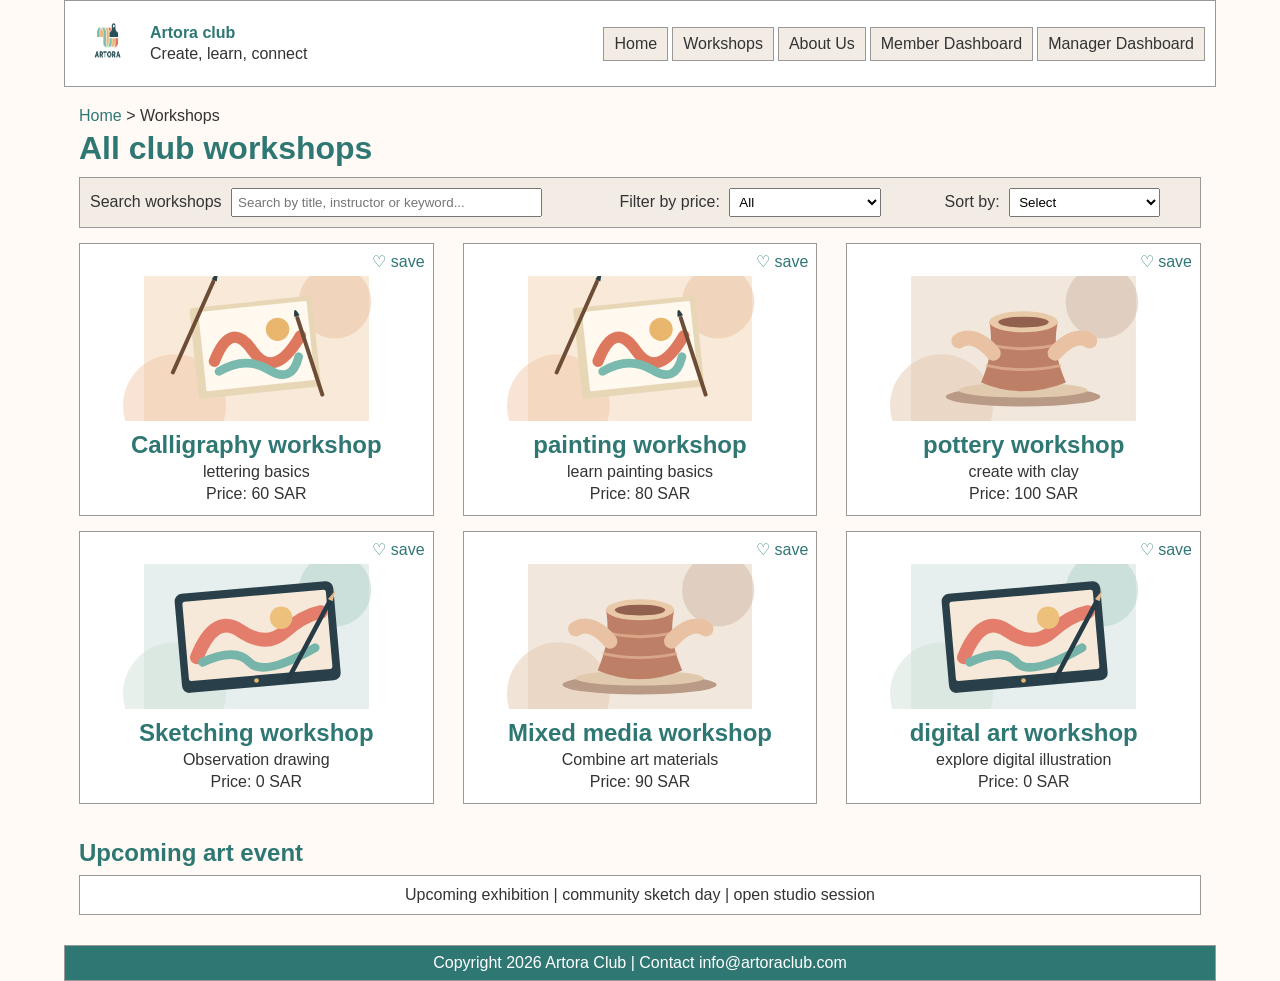
<file: workshops.html>
<!DOCTYPE html>
<html lang="en">
<head>
    <meta charset="UTF-8">
    <meta name="viewport" content="width=device-width, initial-scale=1.0">
    <title>Artora Club - Workshops</title>
    <link rel="stylesheet" href="style.css">
    <script src="workshops.js"></script>
</head>
<body>
<div class="site-frame">
    <header class="site-header">
        <div class="brand">
            <img src="images/artora-logo.png" alt="Artora Club Logo">
            <div class="brand-copy">
                <strong>Artora club</strong>
                <span>Create, learn, connect</span>
            </div>
        </div>
        <nav class="main-nav">
            <a href="index.html">Home</a>
            <a href="workshops.html">Workshops</a>
            <a href="about.html">About Us</a>
            <a href="member-dashboard.html">Member Dashboard</a>
            <a href="manager-dashboard.html">Manager Dashboard</a>
        </nav>
    </header>

    <main>
        <p class="breadcrumb"><a href="index.html">Home</a> &gt; Workshops</p>
        <h1 class="page-title">All club workshops</h1>

        <section class="workshop-controls">
            <div class="search-control">
                <label for="search">Search workshops</label>
                <input id="search" name="search" type="text" oninput="filterWorkshops()" placeholder="Search by title, instructor or keyword...">
            </div>
            <div class="filter-control">
                <label for="filter">Filter by price:</label>
                <select id="filter" name="filter" onchange="filterWorkshops()">
                    <option value="all">All</option>
                    <option value="free">Free</option>
                    <option value="paid">Paid</option>
                </select>
            </div>
            <div class="sort-control">
                <label for="sort">Sort by:</label>
                <select id="sort" name="sort" onchange="sortWorkshops()">
                    <option value="">Select</option>
                    <optgroup label="Price">
                        <option value="low-high">Low to High</option>
                        <option value="high-low">High to Low</option>
                    </optgroup>
                    <optgroup label="Name">
                        <option value="a-z">A-Z</option>
                        <option value="z-a">Z-A</option>
                    </optgroup>
                </select>
            </div>
        </section>

        <section class="workshop-grid" id="workshopGrid">
            <!-- the workshops are added here by workshops.js -->
        </section>

        <section class="home-section event-section">
            <h2>Upcoming art event</h2>
            <div class="event-bar">Upcoming exhibition | community sketch day | open studio session</div>
        </section>
    </main>

    <footer class="site-footer">Copyright 2026 Artora Club | Contact info@artoraclub.com</footer>
</div>
    <script src="theme.js"></script>
<script src="save-status.js"></script>

</body>
</html>
</file>
<file: style.css>
/* =========================================
   ARTORA CLUB
   FINAL CSS FOR CURRENT HTML FILES
   ========================================= */


/* =========================================
   GENERAL
   ========================================= */

body {
    margin: 0;
    font-family: Arial, sans-serif;
    background-color: #fffaf5;
    color: #333333;
}

.site-frame {
    width: 90%;
    margin: auto;

    /* the frame is at least as tall as the screen, so the footer stays at the bottom */
    min-height: 100vh;
    display: flex;
    flex-direction: column;
}

main {
    padding: 15px;

    /* main takes the free space and pushes the footer down */
    flex: 1;
}

h1,
h2,
h3 {
    color: #2f7773;
}

a {
    color: #2f7773;
}


/* =========================================
   HEADER
   ========================================= */

.site-header {
    display: flex;
    align-items: center;
    justify-content: space-between;

    background-color: white;
    border: 1px solid #999999;

    padding: 10px;
}


.brand {
    display: flex;
    align-items: center;
}


.brand img {
    width: 65px;
    height: 65px;

    margin-right: 10px;
}


.brand-copy strong {
    display: block;

    color: #2f7773;
}


.brand-copy span {
    display: block;

    margin-top: 3px;
}


/* =========================================
   NAVIGATION
   FLEXBOX REQUIRED BY PHASE 2
   ========================================= */

.main-nav {
    display: flex;
}


.main-nav a {
    text-decoration: none;

    color: #333333;
    background-color: #f3ece5;

    border: 1px solid #999999;

    padding: 7px 10px;

    margin-left: 4px;
}


.main-nav a:hover {
    background-color: #2f7773;
    color: white;
}


/* =========================================
   HOME - MISSION
   ========================================= */

.mission-box {
    background-color: white;

    border: 1px solid #999999;

    text-align: center;

    padding: 20px;

    margin-bottom: 20px;
}


.mission-box h1 {
    margin-top: 5px;
    margin-bottom: 10px;
}


/* =========================================
   HOME SECTIONS
   ========================================= */

.home-section {
    margin-top: 20px;
}


.home-section h2 {
    margin-bottom: 8px;
}


/* =========================================
   FEATURED OFFERINGS
   3 FRAMES LIKE WIREFRAME
   ========================================= */

.featured-row {
    display: flex;
    justify-content: space-between;
}


.featured-card {
    width: 30%;

    background-color: white;

    border: 1px solid #999999;

    text-align: center;

    padding: 8px;
}


.featured-card img {
    width: 100%;
    height: 150px;
}


.featured-card h3 {
    margin-top: 7px;
    margin-bottom: 4px;
}


.featured-card p {
    margin-top: 4px;
    margin-bottom: 4px;
}


/* =========================================
   OFFERING HOVER
   ========================================= */

.hover-info {
    display: none;

    background-color: #f3ece5;

    border-top: 1px solid #999999;

    padding: 6px;
}


.featured-card:hover .hover-info {
    display: block;
}


/* =========================================
   MEMBER REVIEWS
   THREE SEPARATE FRAMES
   ========================================= */

.review-row {
    display: flex;
    justify-content: space-between;
}


.review-card {
    width: 28%;
    height: 110px;

    background-color: white;

    border: 1px solid #999999;

    text-align: center;

    padding: 10px;
}


.review-card strong {
    display: block;

    color: #2f7773;

    margin-bottom: 8px;
}


.review-card span {
    display: block;

    margin-bottom: 8px;
}


.review-card p {
    margin: 5px;
}


/* =========================================
   UPCOMING ART EVENT
   LONG THIN FRAME LIKE WIREFRAME
   ========================================= */

.event-section {
    margin-top: 20px;
}


.event-section h2 {
    margin-bottom: 8px;
}


.event-bar {
    background-color: white;

    border: 1px solid #999999;

    text-align: center;

    padding: 10px;
}


/* =========================================
   WORKSHOPS - BREADCRUMB
   ========================================= */

.breadcrumb {
    margin-top: 5px;
    margin-bottom: 5px;
}


.breadcrumb a {
    text-decoration: none;
}


/* =========================================
   WORKSHOPS TITLE
   ========================================= */

.page-title {
    margin-top: 5px;
    margin-bottom: 10px;
}


/* =========================================
   SEARCH + FILTER + SORT
   ONE FRAME LIKE WIREFRAME
   ========================================= */

.workshop-controls {
    display: flex;
    align-items: center;
    justify-content: space-between;

    background-color: #f3ece5;

    border: 1px solid #999999;

    padding: 10px;

    margin-bottom: 15px;
}


.search-control {
    width: 45%;
}


.filter-control {
    width: 25%;
    text-align: center;
}


.sort-control {
    width: 25%;
    text-align: center;
}


.search-control label,
.filter-control label,
.sort-control label {
    margin-right: 5px;
}


.search-control input {
    width: 60%;

    padding: 5px;
}


.filter-control select,
.sort-control select {
    width: 55%;

    padding: 5px;
}


/* =========================================
   WORKSHOP GRID
   SIX WORKSHOPS = 3 x 2
   ========================================= */

.workshop-grid {
    display: flex;
    flex-wrap: wrap;
    justify-content: space-between;
}


.workshop-card {
    width: 30%;

    background-color: white;

    border: 1px solid #999999;

    text-align: center;

    padding: 8px;

    margin-bottom: 15px;
}


.workshop-card img {
    width: 100%;
    height: 145px;
}


.workshop-card h2 {
    margin-top: 6px;
    margin-bottom: 4px;
}


.workshop-card p {
    margin-top: 4px;
    margin-bottom: 4px;
}


/* =========================================
   SAVE LINK
   TOP RIGHT LIKE WIREFRAME
   ========================================= */

.save-link {
    display: block;

    text-align: right;

    text-decoration: none;

    margin-bottom: 5px;
}


.save-link:hover {
    color: #d89a62;
}


/* =========================================
   FOOTER
   ========================================= */

.site-footer {
    background-color: #2f7773;

    color: white;

    border: 1px solid #999999;

    text-align: center;

    padding: 8px;

    margin-top: 15px;
}


/* =========================================
   RESPONSIVE DESIGN
   ========================================= */

@media screen and (max-width: 700px) {

    .site-header {
        flex-direction: column;
    }


    .main-nav {
        flex-direction: column;
    }


    .main-nav a {
        margin-top: 4px;
    }


    .featured-row {
        flex-direction: column;
    }


    .featured-card {
        width: 90%;

        margin-bottom: 10px;
    }


    .review-row {
        flex-direction: column;
    }


    .review-card {
        width: 90%;
        height: auto;

        margin-bottom: 10px;
    }


    .workshop-controls {
        flex-direction: column;
    }


    .search-control,
    .filter-control,
    .sort-control {
        width: 100%;

        margin-bottom: 10px;

        text-align: left;
    }


    .workshop-grid {
        flex-direction: column;
    }


    .workshop-card {
        width: 90%;
    }
}

/* =========================================
   MANAGER PAGES
   Club Manager Dashboard / Add New Workshop / Manage Instructors
   Same colors, borders and buttons as the rest of the site
   ========================================= */


/* ---------- Shared manager pieces ---------- */

.mgr-panel {
    background-color: #f3ece5;

    border: 1px solid #999999;

    padding: 15px;
}


.mgr-btn {
    display: inline-block;

    text-decoration: none;

    color: #333333;
    background-color: #f3ece5;

    border: 1px solid #999999;

    padding: 8px 20px;

    font-family: Arial, sans-serif;
    font-size: 14px;

    text-align: center;

    cursor: pointer;
}


.mgr-btn:hover {
    background-color: #2f7773;
    color: white;
}


.mgr-btn-small {
    padding: 5px 10px;
    font-size: 13px;
}


.mgr-btn img {
    width: 15px;
    height: 15px;

    vertical-align: middle;
}


.mgr-btn:hover img {
    filter: invert(1);
}


.mgr-buttons {
    display: flex;
    justify-content: flex-end;

    margin-top: 15px;
}


.mgr-buttons .mgr-btn {
    margin-left: 10px;
}


.mgr-upload {
    background-color: white;

    border: 1px solid #999999;

    text-align: center;

    padding: 12px;
}


.mgr-upload img {
    width: 50px;
    height: 50px;
}


.mgr-upload p {
    margin: 4px 0 8px;
}


/* ---------- Club Manager Dashboard ---------- */

.mgr-workshops {
    display: flex;
    justify-content: space-between;
}


.mgr-card {
    width: 30%;

    background-color: white;

    border: 1px solid #999999;

    text-align: center;

    padding: 8px;
}


.mgr-card img {
    width: 100%;
    height: 150px;
}


.mgr-card h3 {
    margin-top: 7px;
    margin-bottom: 4px;
}


.mgr-actions {
    display: flex;
}


.mgr-actions .mgr-btn {
    margin-right: 25px;
}


/* ---------- Add New Workshop ---------- */

.mgr-intro {
    margin-top: 0;
}


.mgr-form {
    width: 60%;

    background-color: white;

    border: 1px solid #999999;

    padding: 5px 20px 20px;
}


.mgr-heading-label {
    display: block;

    color: #2f7773;

    font-size: 18px;
    font-weight: bold;

    margin-top: 15px;
    margin-bottom: 6px;
}


.mgr-form input[type="text"],
.mgr-form input[type="number"],
.mgr-form textarea,
.mgr-row input[type="text"],
.mgr-row input[type="email"],
.mgr-row input[type="date"] {
    border: 1px solid #999999;

    background-color: white;

    padding: 6px;

    font-family: Arial, sans-serif;
    font-size: 14px;
}


.mgr-form input[type="text"],
.mgr-form input[type="number"],
.mgr-description textarea,
.mgr-form .mgr-upload,
.mgr-row input,
.mgr-photo-row .mgr-upload {
    box-sizing: border-box;
}


.mgr-form input[type="text"],
.mgr-form input[type="number"] {
    width: 100%;
}


.mgr-description {
    position: relative;
}


.mgr-description textarea {
    display: block;

    width: 100%;

    padding-bottom: 24px;
}


.mgr-counter {
    position: absolute;
    right: 8px;
    bottom: 5px;

    font-size: 12px;
    color: #999999;
}


/* ---------- Manage Instructors ---------- */

.mgr-panel h2 {
    margin-top: 5px;
    margin-bottom: 8px;
}


.mgr-table {
    width: 100%;

    border-collapse: collapse;

    background-color: white;
}


.mgr-table th,
.mgr-table td {
    border: 1px solid #999999;

    padding: 8px;

    text-align: center;
}


.mgr-table th {
    background-color: #2f7773;
    color: white;
}


.mgr-person {
    display: block;
    align-items: center;

    cursor: pointer;
}


.mgr-person input {
    margin-right: 8px;
}


.mgr-avatar {
    width: 38px;
    height: 38px;

    border-radius: 50%;

    margin-right: 8px;
}


.mgr-row-actions {
    white-space: nowrap;
}


.mgr-icon-btn {
    background-color: transparent;

    border: 1px solid transparent;

    padding: 3px;

    cursor: pointer;
}


.mgr-icon-btn:hover {
    background-color: #f3ece5;
    border-color: #999999;
}


.mgr-icon-btn img {
    display: block;

    width: 18px;
    height: 18px;
}


.mgr-add-form {
    margin-top: 10px;
}


.mgr-row {
    display: flex;
    align-items: center;

    margin-top: 8px;
    margin-bottom: 8px;
}


.mgr-row label {
    width: 150px;

    font-weight: bold;

    padding-left: 15px;
}


.mgr-row input[type="text"],
.mgr-row input[type="email"],
.mgr-row input[type="date"] {
    width: 320px;
}


.mgr-photo-row {
    align-items: flex-start;
}


.mgr-photo-row .mgr-upload {
    width: 320px;
}


.mgr-photo-buttons {
    display: flex;

    align-self: flex-end;

    margin-left: 15px;
}


.mgr-photo-buttons .mgr-btn {
    margin-right: 10px;
}


/* ---------- Manager pages on small screens ---------- */

@media screen and (max-width: 700px) {

    .mgr-workshops,
    .mgr-actions,
    .mgr-row {
        flex-direction: column;
        align-items: stretch;
    }


    .mgr-card {
        width: 90%;

        margin-bottom: 10px;
    }


    .mgr-actions .mgr-btn {
        margin-bottom: 10px;
    }


    .mgr-form {
        width: 100%;
    }


    .mgr-row label,
    .mgr-row input[type="text"],
    .mgr-row input[type="email"],
    .mgr-row input[type="date"],
    .mgr-photo-row .mgr-upload {
        width: 100%;

        padding-left: 0;
    }


    .mgr-photo-buttons {
        margin-left: 0;
        margin-top: 10px;
    }
}


.mgr-table-wrap {
  width: 100%;
  overflow-x: auto;   /* table scrolls sideways on small screens */
}

/* Manager pages: footer always at the bottom of the screen, page fills the height */
.mgr-page .site-frame {
  display: flex;
  flex-direction: column;
  min-height: 100vh;
}

.mgr-page main {
  flex: 1 0 auto;       /* content takes the free space between header and footer */
}

.mgr-page .mgr-actions-section {
  margin-top: 56px;   /* space between My Workshops and Manager Actions */
}


.mgr-page .site-footer {
  margin-top: auto;
}

/* =========================================
   MEMBER PAGES - GREY BOX LIKE WIREFRAME
   ========================================= */

.member-box {
    background-color: #f3ece5;

    border: 1px solid #999999;

    padding: 15px 20px;

    margin-bottom: 15px;
}


.member-box h2 {
    margin-top: 5px;
    margin-bottom: 10px;
}


.section-title {
    margin-bottom: 8px;
}


/* =========================================
   MEMBER DASHBOARD - REQUESTS TABLE
   ========================================= */

.requests-table {
    width: 100%;

    background-color: white;
}


.requests-table th,
.requests-table td {
    border: 1px solid #999999;

    text-align: left;

    padding: 10px 12px;
}


.requests-table th {
    background-color: #2f7773;
    color: white;
}


.status-pending {
    color: #b7791f;
    font-weight: bold;
}


.status-declined {
    color: #c0392b;
    font-weight: bold;
}


.status-completed {
    color: #2f7773;
    font-weight: bold;
}


/* =========================================
   MEMBER DASHBOARD - MEMBER ACTIONS
   FLEXBOX REQUIRED BY PHASE 2
   ========================================= */

.dashboard-links {
    display: flex;
    justify-content: space-around;
}


.dashboard-links a {
    width: 25%;

    text-align: center;

    text-decoration: none;

    color: #333333;
    background-color: white;

    border: 1px solid #999999;

    padding: 14px;
}


.dashboard-links a:hover {
    background-color: #2f7773;
    color: white;
}


/* =========================================
   JOIN A WORKSHOP + WORKSHOP REVIEW FORMS
   LABEL ON THE LEFT, FIELD ON THE RIGHT
   ========================================= */

.form-row {
    display: flex;
    align-items: center;

    margin-bottom: 18px;
}


.form-row label {
    width: 25%;
}


.form-row input,
.form-row select,
.form-row textarea {
    width: 45%;

    padding: 9px;
}


.form-row .rating-select {
    width: 20%;

    margin-right: 10px;
}


.form-row textarea {
    width: 65%;
}


.submit-btn {
    background-color: #2f7773;
    color: white;

    border: 1px solid #999999;

    padding: 10px 34px;

    margin-left: 25%;
}


.submit-btn:hover {
    background-color: #d89a62;
}


/* =========================================
   MEMBER PAGES - RESPONSIVE DESIGN
   ========================================= */

@media screen and (max-width: 700px) {

    .dashboard-links {
        flex-direction: column;
    }


    .dashboard-links a {
        width: auto;

        margin-bottom: 8px;
    }


    .form-row {
        flex-direction: column;
        align-items: flex-start;
    }


    .form-row label {
        width: 100%;

        margin-bottom: 4px;
    }


    .form-row input,
    .form-row select,
    .form-row textarea,
    .form-row .rating-select {
        width: 95%;
    }


    .submit-btn {
        margin-left: 0px;
    }


    .member-box {
        padding: 10px;
    }


    .requests-table th,
    .requests-table td {
        padding: 4px;

        font-size: 14px;
    }
}


/* =========================================
   ABOUT US + INSTRUCTOR PROFILE + MY FAVORITES
   Same colors, borders and fonts as the rest of the site
   ========================================= */

/* ---------- About Us - intro + mission ---------- */

.about-intro {
    background-color: white;

    border: 1px solid #999999;

    line-height: 1.6;

    padding: 12px 15px;
}


.about-section {
    margin-top: 20px;
}


.about-section h2 {
    margin-bottom: 8px;
}


.about-section p {
    margin-top: 4px;
}


.scroll-note {
    font-size: 13px;
    color: #777777;
}


/* ---------- About Us - instructors
   HORIZONTAL SCROLL (FLEXBOX + OVERFLOW) ---------- */

.instructor-row {
    display: flex;

    overflow-x: auto;

    padding-bottom: 10px;
}


.instructor-card {
    display: flex;
    align-items: center;

    flex: 0 0 40%;

    background-color: white;

    border: 1px solid #999999;

    padding: 10px;

    margin-right: 15px;
}


.instructor-card:hover {
    background-color: #f3ece5;
}


.instructor-card img {
    width: 80px;
    height: 80px;

    border: 1px solid #999999;

    margin-right: 12px;
}


.instructor-card a {
    font-size: 18px;
    font-weight: bold;
}


.instructor-card a:hover {
    color: #d89a62;
}


.instructor-card p {
    margin-top: 4px;
    margin-bottom: 0;

    font-size: 14px;
}


/* ---------- About Us - Join Our Team form
   TWO COLUMNS LIKE WIREFRAME ---------- */

.team-form {
    display: flex;
    flex-wrap: wrap;
    justify-content: space-between;

    background-color: #f3ece5;

    border: 1px solid #999999;

    padding: 15px;
}


.team-field {
    display: flex;
    align-items: center;

    width: 48%;

    margin-bottom: 12px;
}


.team-field label {
    width: 35%;

    font-weight: bold;
}


.team-field input {
    box-sizing: border-box;

    width: 65%;

    border: 1px solid #999999;

    background-color: white;

    padding: 6px;

    font-family: Arial, sans-serif;
    font-size: 14px;
}


.team-submit {
    justify-content: flex-end;
}


/* ---------- Instructor Profile - table ---------- */

.profile-table {
    width: 70%;

    margin: 10px auto;

    border-collapse: collapse;

    background-color: white;
}


.profile-table th,
.profile-table td {
    border: 1px solid #999999;

    padding: 10px 15px;

    text-align: left;
}


.profile-table .profile-name {
    background-color: #2f7773;
    color: white;

    font-size: 22px;

    text-align: center;

    padding: 15px;
}


.profile-table .profile-label {
    width: 40%;

    background-color: #f3ece5;
    color: #2f7773;
}


.profile-photo img {
    width: 150px;
    height: 150px;

    border: 1px solid #999999;
}


.profile-table .profile-contact {
    background-color: #fffaf5;

    text-align: center;
}


.profile-back {
    text-align: center;
}


/* ---------- My Favorites - saved hearts ---------- */

.saved-link {
    color: #c0392b;
    font-weight: bold;
}


.saved-link:hover {
    color: #2f7773;
}


/* ---------- About Us, Profile and Favorites on small screens ---------- */

@media screen and (max-width: 700px) {

    .instructor-card {
        flex: 0 0 80%;
    }


    .team-form {
        flex-direction: column;
    }


    .team-field {
        flex-direction: column;
        align-items: flex-start;

        width: 100%;
    }


    .team-field label,
    .team-field input {
        width: 100%;

        margin-bottom: 4px;
    }


    .profile-table {
        width: 100%;
    }
}

/* Responsive Add Workshop form: fill available content width. */
.mgr-form.workshop-form {
    width: 100%;
    box-sizing: border-box;
}

/* Additions from the team shared stylesheet (original ZIP styling retained). */
.theme-button {
    border: 1px solid #999999;
    background-color: #2f7773;
    color: white;
    padding: 7px 10px;
    margin-left: auto;
    margin-right: 8px;
    cursor: pointer;
}

.theme-button:hover {
    background-color: #d89a62;
}

.dark-theme {
    background-color: #202425;
    color: #f5f1eb;
}

.dark-theme .site-header,
.dark-theme .mission-box,
.dark-theme .featured-card,
.dark-theme .review-card,
.dark-theme .event-bar {
    background-color: #303738;
    color: #f5f1eb;
}

.dark-theme h1,
.dark-theme h2,
.dark-theme h3,
.dark-theme a,
.dark-theme .brand-copy strong,
.dark-theme .review-card strong {
    color: #9fd6d1;
}

.dark-theme .main-nav a,
.dark-theme .hover-info {
    background-color: #42494a;
    color: #f5f1eb;
}

.dark-theme .main-nav a:hover {
    background-color: #9fd6d1;
    color: #202425;
}

.back-to-top {
    display: none;
    position: fixed;
    right: 20px;
    bottom: 55px;
    border: 1px solid #777777;
    background-color: #2f7773;
    color: white;
    padding: 9px 12px;
    cursor: pointer;
    z-index: 9999;
    border-radius: 6px;
    font-weight: bold;
}

.back-to-top:hover {
    background-color: #d89a62;
}

#clock {
    font-weight: bold;
}

img {
    max-width: 100%;
}

@media screen and (max-width: 700px) {
    .site-frame {
        width: 96%;
    }

    .site-header {
        align-items: stretch;
    }

    .brand {
        justify-content: center;
        margin-bottom: 8px;
    }

    .theme-button {
        width: 100%;
        margin: 0 0 6px 0;
    }

    .main-nav {
        width: 100%;
    }

    .main-nav a {
        margin-left: 0;
        text-align: center;
    }

    .featured-card,
    .review-card,
    .workshop-card {
        box-sizing: border-box;
        width: 100%;
    }

    .featured-card img,
    .workshop-card img {
        height: auto;
    }

    .search-control input,
    .filter-control select,
    .sort-control select {
        box-sizing: border-box;
        width: 100%;
        margin-top: 5px;
    }

    .site-footer {
        line-height: 1.6;
    }
}

.dark-theme .site-frame,
.dark-theme main,
.dark-theme .workshop-card,
.dark-theme .profile-table,
.dark-theme .dashboard-card,
.dark-theme .mgr-form,
.dark-theme .team-form,
.dark-theme fieldset,
.dark-theme .home-section {
    background-color: #303738;
    color: #f5f1eb;
}

.dark-theme input,
.dark-theme select,
.dark-theme textarea {
    background-color: #42494a;
    color: #f5f1eb;
    border-color: #777777;
}

.dark-theme .site-footer {
    background-color: #202425;
    color: #f5f1eb;
}

.dark-theme table,
.dark-theme th,
.dark-theme td {
    background-color: #303738;
    color: #f5f1eb;
    border-color: #777777;
}

.dark-theme th {
    background-color: #3d6663;
}

.dark-theme button,
.dark-theme input[type="submit"],
.dark-theme input[type="button"] {
    background-color: #42494a;
    color: #f5f1eb;
    border-color: #8b9394;
}

.dark-theme .member-actions,
.dark-theme .dashboard-actions,
.dark-theme .workshop-controls {
    background-color: #303738;
    color: #f5f1eb;
}


/* Dark mode additions for the three manager pages. Light styles above remain untouched. */
body.dark-theme .mgr-panel,
body.dark-theme .mgr-card,
body.dark-theme .mgr-upload,
body.dark-theme .mgr-form,
body.dark-theme .mgr-table,
body.dark-theme .mgr-table td,
body.dark-theme .mgr-row-actions,
body.dark-theme .mgr-intro {
    background-color: #303738;
    color: #f5f1eb;
    border-color: #737e80;
}
body.dark-theme .mgr-panel { background-color: #292f30; }
body.dark-theme .mgr-card,
body.dark-theme .mgr-upload,
body.dark-theme .mgr-form { background-color: #343c3d; }
body.dark-theme .mgr-table th { background-color: #3d6663; color: #ffffff; }
body.dark-theme .mgr-heading-label,
body.dark-theme .mgr-row label { color: #a7ddd6; }
body.dark-theme .mgr-btn,
body.dark-theme a.mgr-btn {
    background-color: #42494a;
    border-color: #8b9394;
    color: #f5f1eb;
}
body.dark-theme .mgr-btn:hover,
body.dark-theme a.mgr-btn:hover {
    background-color: #9fd6d1;
    color: #202425;
}
body.dark-theme .mgr-icon-btn { background-color: transparent; }
body.dark-theme .mgr-icon-btn:hover { background-color: #42494a; }
body.dark-theme .mgr-form input[type="text"],
body.dark-theme .mgr-form input[type="number"],
body.dark-theme .mgr-form textarea,
body.dark-theme .mgr-row input[type="text"],
body.dark-theme .mgr-row input[type="email"],
body.dark-theme .mgr-row input[type="date"] {
    background-color: #42494a;
    color: #f5f1eb;
    border-color: #8b9394;
}
body.dark-theme input::placeholder,
body.dark-theme textarea::placeholder { color: #d1d5d4; }
body.dark-theme .theme-button { background-color: #3d6663; color: white; }
body.dark-theme .theme-button:hover { background-color: #d89a62; color: #202425; }
body.dark-theme .mgr-counter { color: #ccd3d1; }

/* MANAGER PAGES - DARK THEME (matches the team dark-theme palette) */
.dark-theme .mgr-panel,
.dark-theme .mgr-card,
.dark-theme .mgr-upload,
.dark-theme .mgr-person,
.dark-theme .mgr-intro,
.dark-theme .mgr-form,
.dark-theme .mgr-table,
.dark-theme .mgr-table th,
.dark-theme .mgr-table td {
    background-color: #303738;
    color: #f5f1eb;
}

.dark-theme .mgr-panel,
.dark-theme .mgr-card,
.dark-theme .mgr-upload,
.dark-theme .mgr-form input,
.dark-theme .mgr-form textarea,
.dark-theme .mgr-row input,
.dark-theme .mgr-table th,
.dark-theme .mgr-table td {
    border-color: #5d6a6c;
}

.dark-theme .mgr-btn,
.dark-theme .mgr-btn-small,
.dark-theme .mgr-buttons .mgr-btn,
.dark-theme .mgr-photo-buttons .mgr-btn {
    background-color: #3d4a4c;
    color: #f5f1eb;
    border-color: #5d6a6c;
}

.dark-theme .mgr-btn:hover,
.dark-theme .mgr-actions .mgr-btn:hover {
    background-color: #2f7773;
    color: white;
}

.dark-theme .mgr-icon-btn {
    color: #f5f1eb;
}

.dark-theme .mgr-icon-btn:hover {
    background-color: #3d4a4c;
    border-color: #5d6a6c;
}

.dark-theme .mgr-heading-label,
.dark-theme .mgr-panel h2,
.dark-theme .mgr-card h3 {
    color: #9fd6d1;
}

.dark-theme .mgr-counter,
.dark-theme .mgr-upload p {
    color: #c9c2b8;
}

.dark-theme .mgr-table th {
    background-color: #2f7773;
    color: white;
}


/* =========================================
   JOIN A WORKSHOP - NEW REQUESTS (PHASE 3)
   ========================================= */

.new-requests {
    display: none;
}


/* =========================================
   MEMBER PAGES - FOOTER AT THE BOTTOM (PHASE 3)
   ========================================= */

html,
.member-page {
    height: 100%;
}


.member-page .site-frame {
    display: flex;
    flex-direction: column;
    height: 100%;
}


.member-page main {
    flex: 1 0 auto;
}


/* =========================================
   MEMBER PAGES - DARK THEME (PHASE 3)
   ========================================= */

.dark-theme .member-box {
    background-color: #303738;
    color: #f5f1eb;
    border-color: #777777;
}


.dark-theme .requests-table td {
    background-color: #42494a;
    color: #f5f1eb;
    border-color: #777777;
}


.dark-theme .requests-table th {
    background-color: #3d6663;
    color: #f5f1eb;
    border-color: #777777;
}


.dark-theme .dashboard-links a {
    background-color: #42494a;
    color: #f5f1eb;
}


.dark-theme .dashboard-links a:hover {
    background-color: #9fd6d1;
    color: #202425;
}


.dark-theme .requests-table .status-completed {
    color: #9fd6d1;
}


.dark-theme .requests-table .status-pending {
    color: #e9b66d;
}


.dark-theme .requests-table .status-declined {
    color: #f08a7a;
}


/* =========================================
   MEMBER PAGES - RESPONSIVE DESIGN
   ========================================= */

@media screen and (max-width: 700px) {

    .dashboard-links {
        flex-direction: column;
    }


    .dashboard-links a {
        width: auto;

        margin-bottom: 8px;
    }


    .form-row {
        flex-direction: column;
        align-items: flex-start;
    }


    .form-row label {
        width: 100%;

        margin-bottom: 4px;
    }


    .form-row input,
    .form-row select,
    .form-row textarea,
    .form-row .rating-select {
        width: 95%;
    }


    .submit-btn {
        margin-left: 0px;
    }
}


/* =========================================
   ABOUT US + INSTRUCTOR PROFILE + MY FAVORITES
   Same colors, borders and fonts as the rest of the site
   ========================================= */

/* ---------- About Us - intro + mission ---------- */

.about-intro {
    background-color: white;

    border: 1px solid #999999;

    line-height: 1.6;

    padding: 12px 15px;
}


.about-section {
    margin-top: 20px;
}


.about-section h2 {
    margin-bottom: 8px;
}


.about-section p {
    margin-top: 4px;
}


.scroll-note {
    font-size: 13px;
    color: #777777;
}


/* ---------- About Us - instructors
   HORIZONTAL SCROLL (FLEXBOX + OVERFLOW) ---------- */

.instructor-row {
    display: flex;

    overflow-x: auto;

    padding-bottom: 10px;
}


.instructor-card {
    display: flex;
    align-items: center;

    flex: 0 0 40%;

    background-color: white;

    border: 1px solid #999999;

    padding: 10px;

    margin-right: 15px;
}


.instructor-card:hover {
    background-color: #f3ece5;
}


.instructor-card img {
    width: 80px;
    height: 80px;

    border: 1px solid #999999;

    margin-right: 12px;
}


.instructor-card a {
    font-size: 18px;
    font-weight: bold;
}


.instructor-card a:hover {
    color: #d89a62;
}


.instructor-card p {
    margin-top: 4px;
    margin-bottom: 0;

    font-size: 14px;
}


/* ---------- About Us - Join Our Team form
   TWO COLUMNS LIKE WIREFRAME ---------- */

.team-form {
    display: flex;
    flex-wrap: wrap;
    justify-content: space-between;

    background-color: #f3ece5;

    border: 1px solid #999999;

    padding: 15px;
}


.team-field {
    display: flex;
    align-items: center;

    width: 48%;

    margin-bottom: 12px;
}


.team-field label {
    width: 35%;

    font-weight: bold;
}


.team-field input {
    box-sizing: border-box;

    width: 65%;

    border: 1px solid #999999;

    background-color: white;

    padding: 6px;

    font-family: Arial, sans-serif;
    font-size: 14px;
}


.team-submit {
    justify-content: flex-end;
}


/* ---------- Instructor Profile - table ---------- */

.profile-table {
    width: 70%;

    margin: 10px auto;

    border-collapse: collapse;

    background-color: white;
}


.profile-table th,
.profile-table td {
    border: 1px solid #999999;

    padding: 10px 15px;

    text-align: left;
}


.profile-table .profile-name {
    background-color: #2f7773;
    color: white;

    font-size: 22px;

    text-align: center;

    padding: 15px;
}


.profile-table .profile-label {
    width: 40%;

    background-color: #f3ece5;
    color: #2f7773;
}


.profile-photo img {
    width: 150px;
    height: 150px;

    border: 1px solid #999999;
}


.profile-table .profile-contact {
    background-color: #fffaf5;

    text-align: center;
}


.profile-back {
    text-align: center;
}


/* ---------- My Favorites - saved hearts ---------- */

.saved-link {
    color: #c0392b;
    font-weight: bold;
}


.saved-link:hover {
    color: #2f7773;
}


#fav-list {
    justify-content: flex-start;
    gap: 2%;
}

#fav-list .workshop-card {
    box-sizing: border-box;
}

/* ---------- About Us, Profile and Favorites on small screens ---------- */

@media screen and (max-width: 700px) {

    .instructor-card {
        flex: 0 0 80%;
    }


    .team-form {
        flex-direction: column;
    }


    .team-field {
        flex-direction: column;
        align-items: flex-start;

        width: 100%;
    }


    .team-field label,
    .team-field input {
        width: 100%;

        margin-bottom: 4px;
    }


    .profile-table {
        width: 100%;
    }
}

/* Responsive Add Workshop form: fill available content width. */
.mgr-form.workshop-form {
    width: 100%;
    box-sizing: border-box;
}
/* =========================================
   ABOUT US + PROFILES + FAVORITES - DARK THEME
   ========================================= */

/* About Us  */
.dark-theme .about-intro,
.dark-theme .instructor-card {
    background-color: #303738;
    color: #f5f1eb;
    border-color: #777777;
}

.dark-theme .instructor-card:hover {
    background-color: #42494a;
}

.dark-theme .scroll-note {
    color: #c9c2b8;
}

/* About Us - Join Our Team */
.dark-theme .team-field input {
    background-color: #42494a;
    color: #f5f1eb;
    border-color: #777777;
}

/* Instructor Profile  */
.dark-theme .profile-table .profile-label {
    background-color: #3d6663;
    color: #f5f1eb;
}

.dark-theme .profile-table .profile-contact {
    background-color: #303738;
    color: #f5f1eb;
}
</file>
